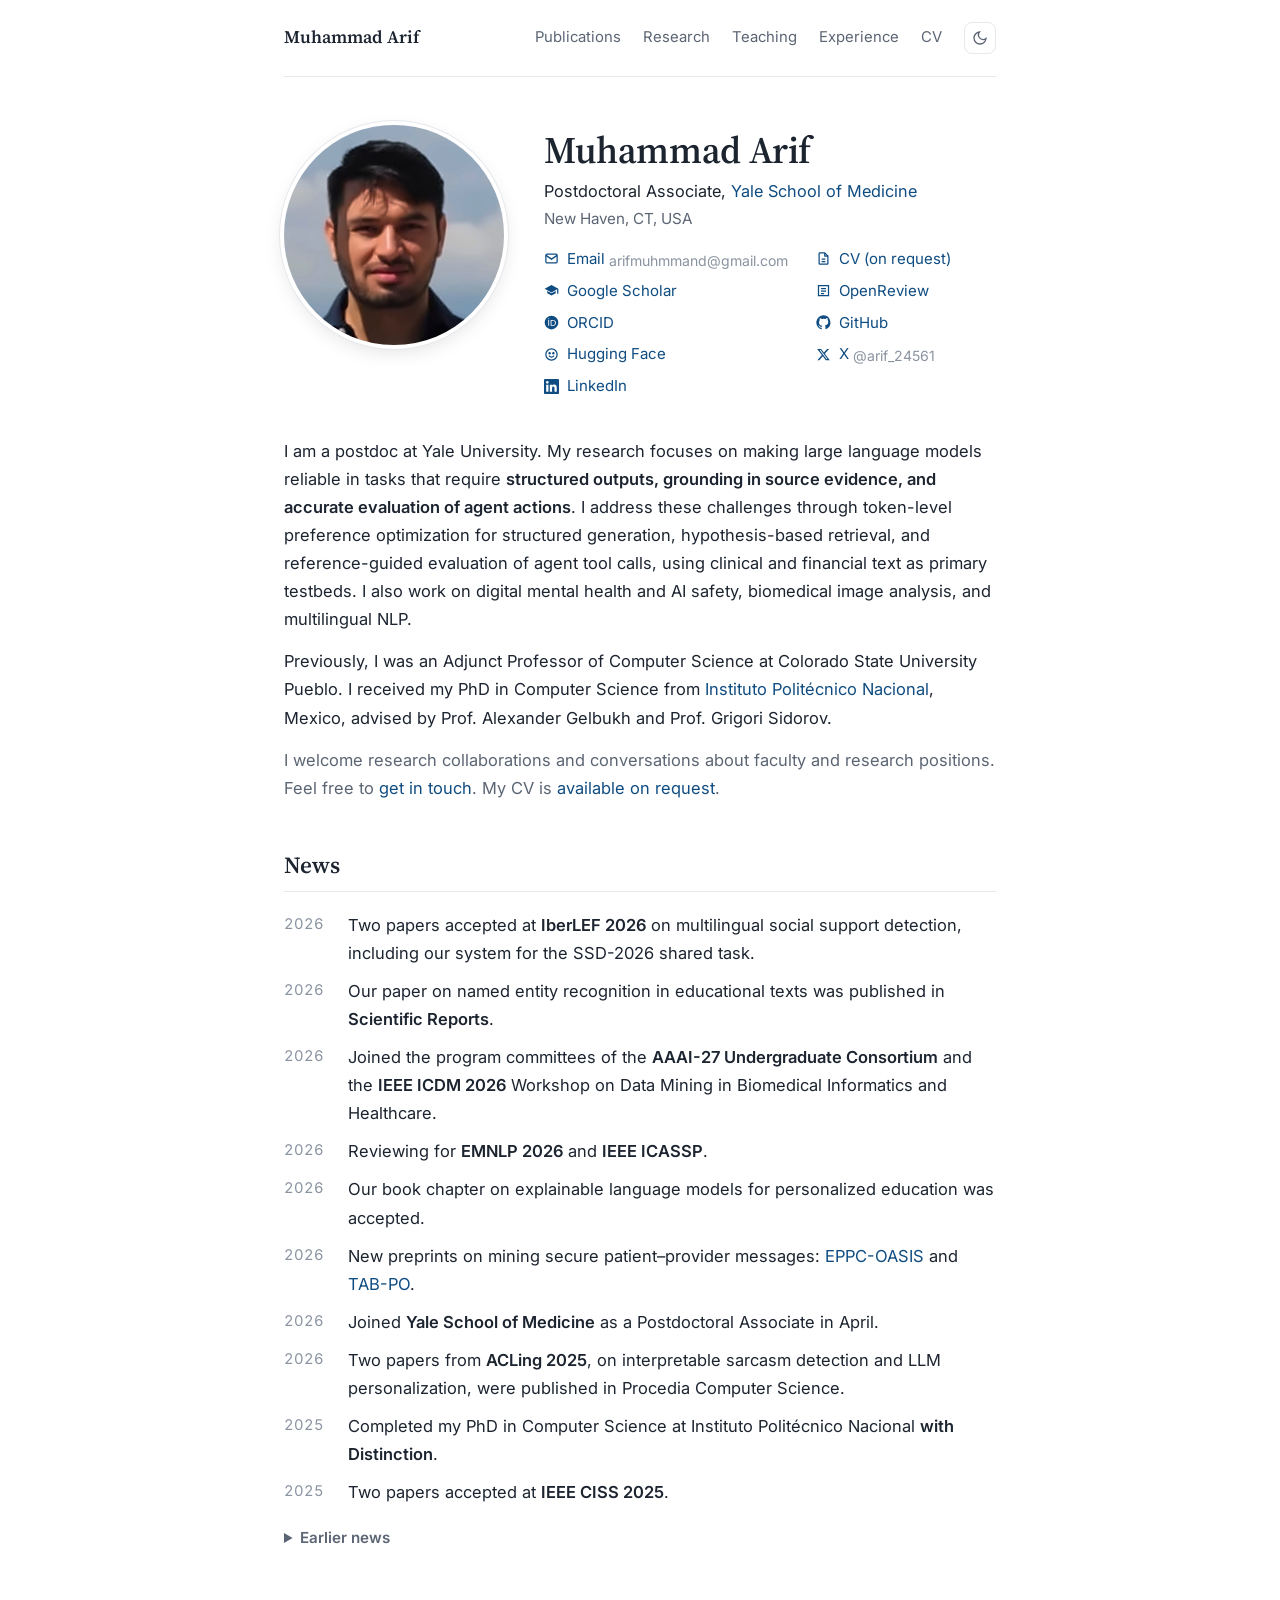
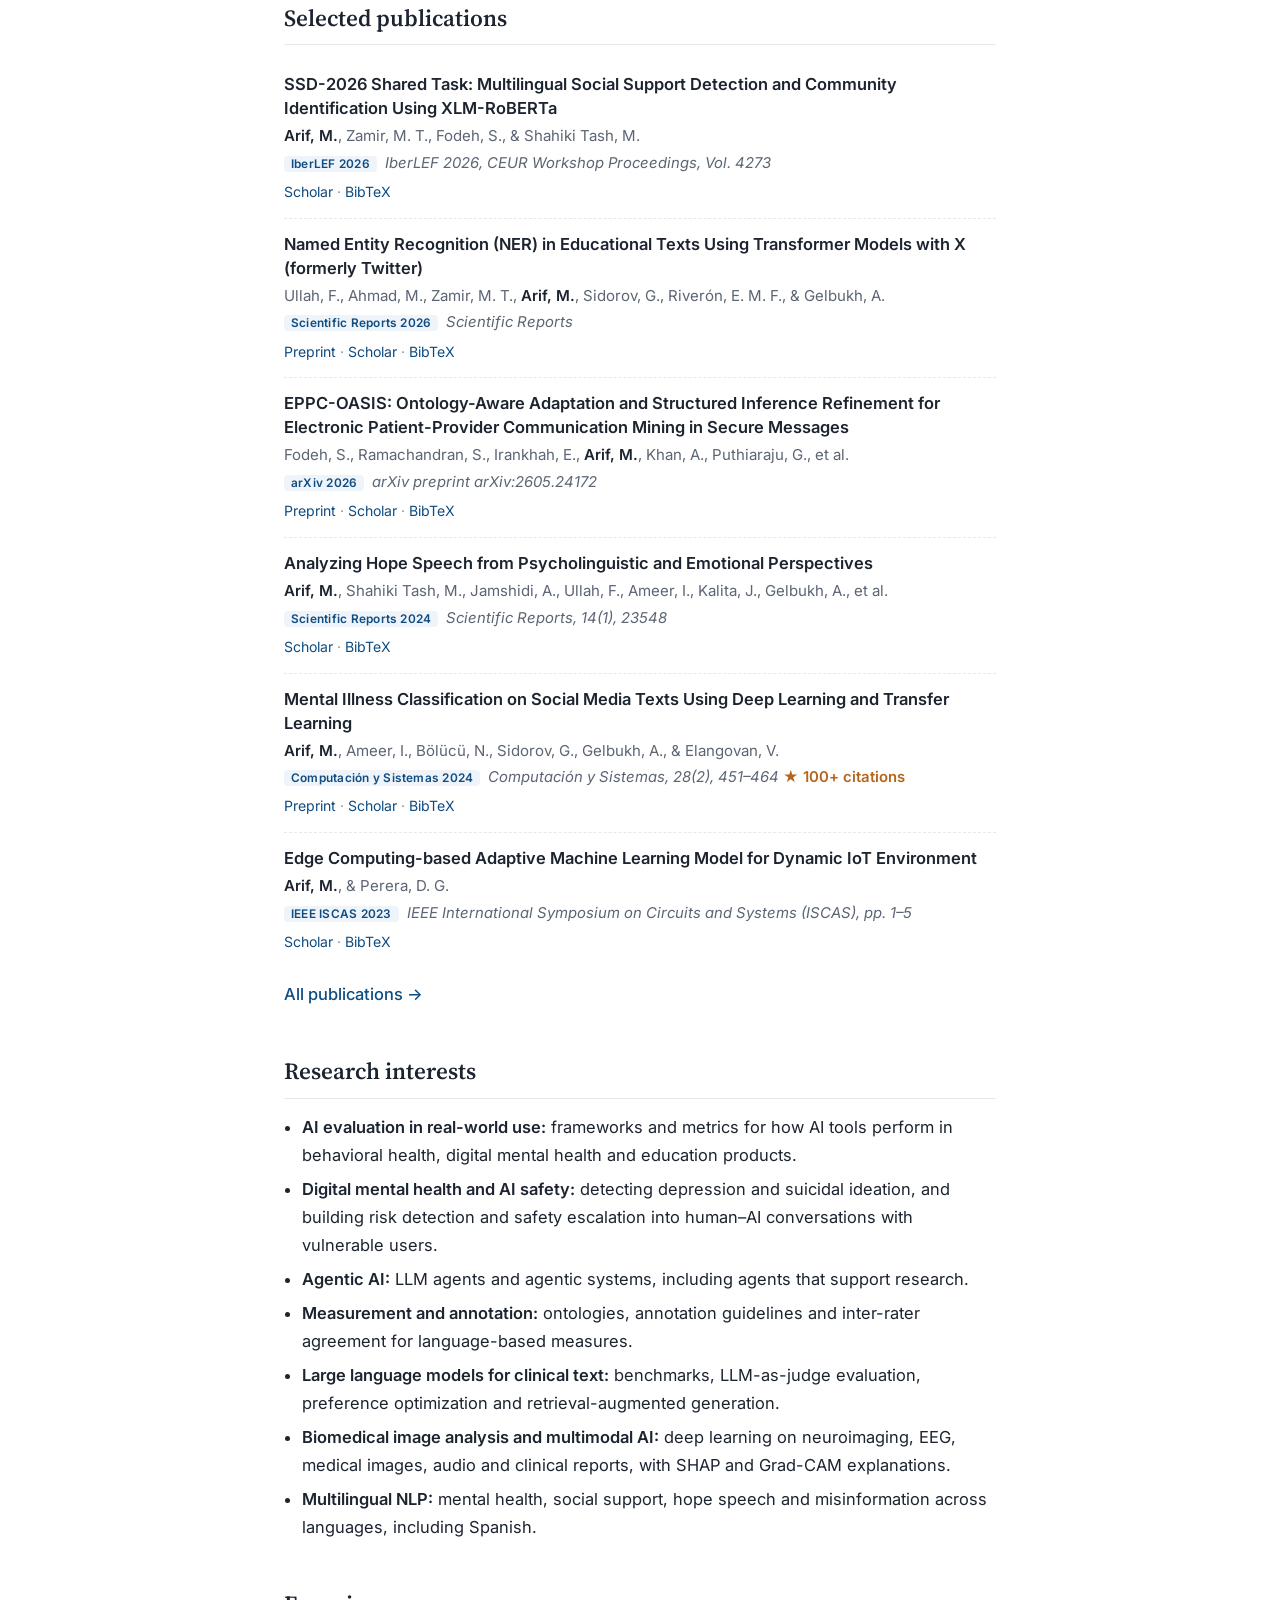
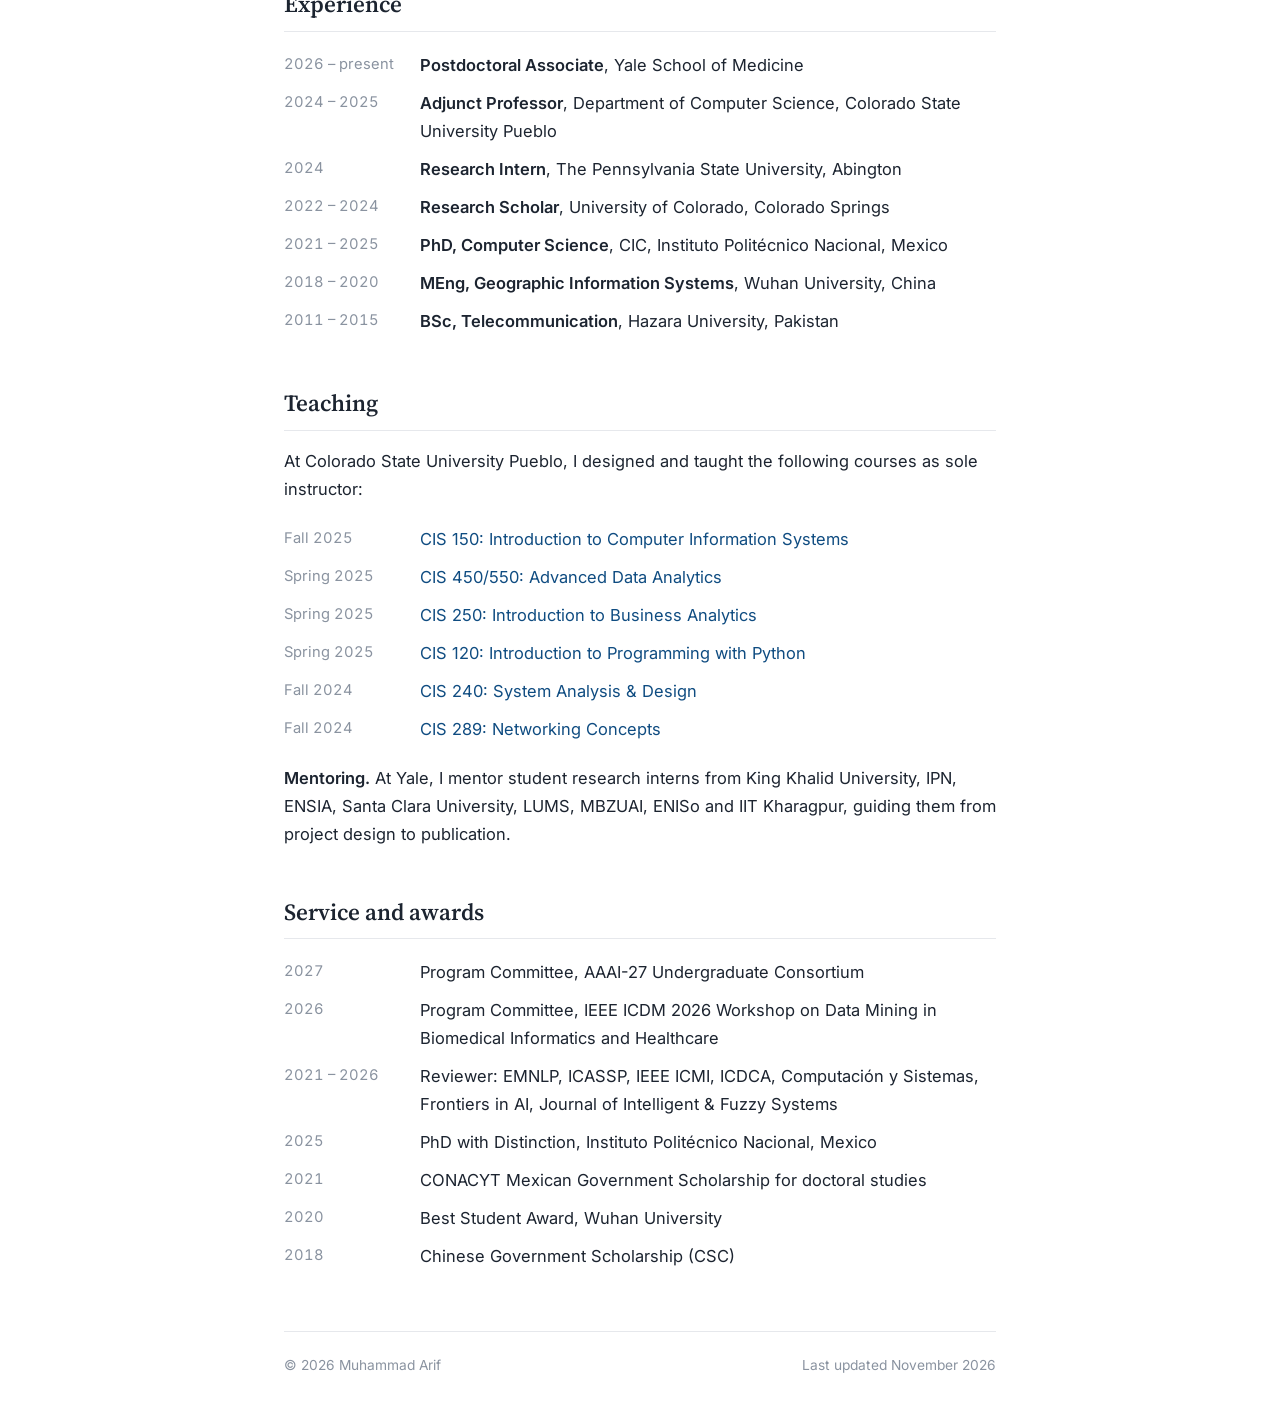
<file: index.html>
<!DOCTYPE html>
<html lang="en">
<head>
  <meta charset="UTF-8">
  <meta name="viewport" content="width=device-width, initial-scale=1.0">
  <meta name="color-scheme" content="light dark">
  <title>Muhammad Arif, PhD</title>
  <meta name="description" content="Muhammad Arif, Postdoctoral Associate at Yale School of Medicine. AI evaluation, digital mental health, clinical NLP and large language models.">
  <meta property="og:title" content="Muhammad Arif, PhD">
  <meta property="og:description" content="Muhammad Arif, Postdoctoral Associate at Yale School of Medicine. AI evaluation, digital mental health, clinical NLP and large language models.">
  <meta property="og:type" content="website">
  <meta property="og:image" content="https://marif561.github.io/images/portrait.jpg">
  <link rel="icon" href="data:image/svg+xml,%3Csvg xmlns='http://www.w3.org/2000/svg' viewBox='0 0 64 64'%3E%3Crect width='64' height='64' rx='32' fill='%230f4c81'/%3E%3Ctext x='50%25' y='56%25' text-anchor='middle' dominant-baseline='middle' font-family='Georgia,serif' font-size='28' fill='%23fff'%3EMA%3C/text%3E%3C/svg%3E">
  <link rel="preconnect" href="https://fonts.googleapis.com">
  <link rel="preconnect" href="https://fonts.gstatic.com" crossorigin>
  <link href="https://fonts.googleapis.com/css2?family=Source+Serif+4:opsz,wght@8..60,400;8..60,600;8..60,700&family=Inter:wght@400;500;600&display=swap" rel="stylesheet">
  <link rel="stylesheet" href="style.css">
  <script>try{var t=localStorage.getItem("theme");if(t)document.documentElement.dataset.theme=t}catch(e){}</script>
  <script type="application/ld+json">
  {"@context":"https://schema.org","@type":"Person","name":"Muhammad Arif","honorificSuffix":"PhD",
   "jobTitle":"Postdoctoral Associate","affiliation":{"@type":"Organization","name":"Yale School of Medicine"},
   "alumniOf":[{"@type":"CollegeOrUniversity","name":"Instituto Politécnico Nacional"},{"@type":"CollegeOrUniversity","name":"Wuhan University"}],
   "email":"mailto:arifmuhmmand@gmail.com","url":"https://marif561.github.io/",
   "sameAs":["https://scholar.google.com/citations?user=NUbu-DoAAAAJ","https://openreview.net/profile?id=~Muhammad_Arif2","https://orcid.org/0000-0001-6141-0204","https://github.com/marif561","https://huggingface.co/HiArif2026","https://x.com/arif_24561","https://www.linkedin.com/in/muhammadarif1906/"]}
  </script>
</head>
<body>
  <a class="skip" href="#content">Skip to content</a>
  <header class="topbar">
    <a class="home" href="./">Muhammad Arif</a>
    <nav aria-label="Main">
      <a href="publications.html">Publications</a>
      <a href="./#research">Research</a>
      <a href="./#teaching">Teaching</a>
      <a href="./#experience">Experience</a>
      <a href="cv.html">CV</a>
      <button id="theme" class="theme" type="button" aria-label="Toggle dark mode">
        <svg viewBox="0 0 24 24" fill="none" stroke="currentColor" stroke-width="2" stroke-linecap="round"><path d="M21 12.8A9 9 0 1 1 11.2 3a7 7 0 0 0 9.8 9.8z"/></svg>
      </button>
    </nav>
  </header>
  <main id="content">

    <section class="profile">
      <img class="portrait" src="images/portrait.jpg" alt="Portrait of Muhammad Arif" width="220" height="220">
      <div>
        <h1>Muhammad Arif</h1>
        <p class="affil">Postdoctoral Associate, <a href="https://medicine.yale.edu/" target="_blank" rel="noopener">Yale School of Medicine</a></p>
        <p class="loc">New Haven, CT, USA</p>
        <ul class="links">
          <li><a href="mailto:arifmuhmmand@gmail.com"><svg viewBox="0 0 24 24" fill="none" stroke="currentColor" stroke-width="2"><rect x="3" y="5" width="18" height="14" rx="2"/><path d="m3 7 9 6 9-6"/></svg><span>Email</span></a> <span class="handle">arifmuhmmand@gmail.com</span></li>
          <li><a href="cv.html"><svg viewBox="0 0 24 24" fill="none" stroke="currentColor" stroke-width="2" stroke-linejoin="round"><path d="M14 3H6a1 1 0 0 0-1 1v16a1 1 0 0 0 1 1h12a1 1 0 0 0 1-1V8z"/><path d="M14 3v5h5M9 13h6M9 17h6"/></svg><span>CV (on request)</span></a></li>
          <li><a href="https://scholar.google.com/citations?user=NUbu-DoAAAAJ" target="_blank" rel="noopener me"><svg viewBox="0 0 24 24" fill="currentColor"><path d="M12 3 1 9l11 6 9-4.9V17h2V9L12 3zm-6.8 9.6v3.6L12 20l6.8-3.8v-3.6L12 16.4l-6.8-3.8z"/></svg><span>Google Scholar</span></a></li>
          <li><a href="https://openreview.net/profile?id=~Muhammad_Arif2" target="_blank" rel="noopener me"><svg viewBox="0 0 24 24" fill="none" stroke="currentColor" stroke-width="2"><path d="M4 4h16v16H4z"/><path d="M8 9h8M8 13h8M8 17h5"/></svg><span>OpenReview</span></a></li>
          <li><a href="https://orcid.org/0000-0001-6141-0204" target="_blank" rel="noopener me"><svg viewBox="0 0 24 24" fill="currentColor"><path d="M12 1a11 11 0 1 0 0 22 11 11 0 0 0 0-22zM8.2 17.3H6.8V7.9h1.4v9.4zM7.5 6.9a.9.9 0 1 1 0-1.8.9.9 0 0 1 0 1.8zm3.1 10.4V7.9h3.6c3.4 0 4.9 2.4 4.9 4.7 0 2.5-2 4.7-4.9 4.7h-3.6zm1.4-1.3h2.1c2.6 0 3.5-1.9 3.5-3.4 0-2.4-1.5-3.4-3.6-3.4h-2v6.8z"/></svg><span>ORCID</span></a></li>
          <li><a href="https://github.com/marif561" target="_blank" rel="noopener me"><svg viewBox="0 0 24 24" fill="currentColor"><path d="M12 .5a11.5 11.5 0 0 0-3.6 22.4c.6.1.8-.3.8-.6v-2c-3.2.7-3.9-1.4-3.9-1.4-.5-1.3-1.3-1.7-1.3-1.7-1-.7.1-.7.1-.7 1.2.1 1.8 1.2 1.8 1.2 1 1.8 2.8 1.3 3.5 1 .1-.8.4-1.3.7-1.6-2.6-.3-5.3-1.3-5.3-5.7 0-1.3.5-2.3 1.2-3.1-.1-.3-.5-1.5.1-3.1 0 0 1-.3 3.2 1.2a11 11 0 0 1 5.8 0C17.3 4.4 18.3 4.7 18.3 4.7c.6 1.6.2 2.8.1 3.1.8.8 1.2 1.8 1.2 3.1 0 4.4-2.7 5.4-5.3 5.7.4.4.8 1.1.8 2.2v3.2c0 .3.2.7.8.6A11.5 11.5 0 0 0 12 .5z"/></svg><span>GitHub</span></a></li>
          <li><a href="https://huggingface.co/HiArif2026" target="_blank" rel="noopener me"><svg viewBox="0 0 24 24" fill="none" stroke="currentColor" stroke-width="2" stroke-linecap="round"><circle cx="12" cy="12" r="9"/><circle cx="9" cy="10" r="1" fill="currentColor"/><circle cx="15" cy="10" r="1" fill="currentColor"/><path d="M8.5 14.5c1.8 2 5.2 2 7 0"/></svg><span>Hugging Face</span></a></li>
          <li><a href="https://x.com/arif_24561" target="_blank" rel="noopener me"><svg viewBox="0 0 24 24" fill="currentColor"><path d="M17.8 3h3.1l-6.8 7.7L22 21h-6.2l-4.9-6.4L5.3 21H2.2l7.2-8.3L1.8 3h6.4l4.4 5.8L17.8 3zm-1.1 16.2h1.7L7.4 4.7H5.6l11.1 14.5z"/></svg><span>X</span></a> <span class="handle">@arif_24561</span></li>
          <li><a href="https://www.linkedin.com/in/muhammadarif1906/" target="_blank" rel="noopener me"><svg viewBox="0 0 24 24" fill="currentColor"><path d="M20.4 20.5h-3.6v-5.6c0-1.3 0-3-1.8-3s-2.1 1.4-2.1 2.9v5.7H9.3V9h3.4v1.6c.5-.9 1.6-1.8 3.4-1.8 3.6 0 4.3 2.4 4.3 5.5v6.2zM5.3 7.4a2.1 2.1 0 1 1 0-4.2 2.1 2.1 0 0 1 0 4.2zM7.1 20.5H3.5V9h3.6v11.5zM22.2 0H1.8C.8 0 0 .8 0 1.7v20.6c0 .9.8 1.7 1.8 1.7h20.4c1 0 1.8-.8 1.8-1.7V1.7C24 .8 23.2 0 22.2 0z"/></svg><span>LinkedIn</span></a></li>
        </ul>
      </div>
    </section>

    <section class="bio">
      <p>
        I am a postdoc at Yale University. My research focuses on making large language models reliable in tasks that require <b>structured outputs, grounding
        in source evidence, and accurate evaluation of agent actions</b>. I address these challenges through
        token-level preference optimization for structured generation, hypothesis-based retrieval, and
        reference-guided evaluation of agent tool calls, using clinical and financial text as primary testbeds.
        I also work on digital mental health and AI safety, biomedical image analysis, and multilingual NLP.
      </p>
      <p>
        Previously, I was an Adjunct Professor of Computer Science at Colorado State University Pueblo. I received
        my PhD in Computer Science from
        <a href="https://www.ipn.mx/" target="_blank" rel="noopener">Instituto Politécnico Nacional</a>, Mexico,
        advised by Prof. Alexander Gelbukh and Prof. Grigori Sidorov.
      </p>
      <p class="note">I welcome research collaborations and conversations about faculty and research positions. Feel free to <a href="mailto:arifmuhmmand@gmail.com">get in touch</a>. My CV is <a href="cv.html">available on request</a>.</p>
    </section>

    <section>
      <h2>News</h2>
      <ul class="news">
      <li><span class="yr">2026</span> Two papers accepted at <b>IberLEF 2026</b> on multilingual social support detection, including our system for the SSD-2026 shared task.</li>
      <li><span class="yr">2026</span> Our paper on named entity recognition in educational texts was published in <b>Scientific Reports</b>.</li>
      <li><span class="yr">2026</span> Joined the program committees of the <b>AAAI-27 Undergraduate Consortium</b> and the <b>IEEE ICDM 2026</b> Workshop on Data Mining in Biomedical Informatics and Healthcare.</li>
      <li><span class="yr">2026</span> Reviewing for <b>EMNLP 2026</b> and <b>IEEE ICASSP</b>.</li>
      <li><span class="yr">2026</span> Our book chapter on explainable language models for personalized education was accepted.</li>
      <li><span class="yr">2026</span> New preprints on mining secure patient–provider messages: <a href="https://arxiv.org/abs/2605.24172" target="_blank" rel="noopener">EPPC-OASIS</a> and <a href="https://arxiv.org/abs/2603.00025" target="_blank" rel="noopener">TAB-PO</a>.</li>
      <li><span class="yr">2026</span> Joined <b>Yale School of Medicine</b> as a Postdoctoral Associate in April.</li>
      <li><span class="yr">2026</span> Two papers from <b>ACLing 2025</b>, on interpretable sarcasm detection and LLM personalization, were published in Procedia Computer Science.</li>
      <li><span class="yr">2025</span> Completed my PhD in Computer Science at Instituto Politécnico Nacional <b>with Distinction</b>.</li>
      <li><span class="yr">2025</span> Two papers accepted at <b>IEEE CISS 2025</b>.</li>
      </ul>
      <details class="earlier">
        <summary><b>Earlier news</b></summary>
        <ul class="news">
      <li><span class="yr">2024</span> Our hope speech paper was published in <b>Scientific Reports</b>.</li>
      <li><span class="yr">2024</span> Our mental illness classification paper was published in <b>Computación y Sistemas</b>; it has since passed 100 citations.</li>
      <li><span class="yr">2024</span> Started as an Adjunct Professor at <b>Colorado State University Pueblo</b>.</li>
      <li><span class="yr">2023</span> Our edge computing paper appeared at <b>IEEE ISCAS 2023</b>.</li>
      <li><span class="yr">2022</span> Took part in <b>CheckThat! 2022</b> at CLEF with a system for multi-class and cross-lingual fake news detection.</li>
        </ul>
      </details>
    </section>

    <section>
      <h2>Selected publications</h2>
      <ul class="pubs">
      <li class="pub" data-t="c">
        <div class="pub-title">SSD-2026 Shared Task: Multilingual Social Support Detection and Community Identification Using XLM-RoBERTa</div>
        <div class="pub-authors"><b>Arif, M.</b>, Zamir, M. T., Fodeh, S., &amp; Shahiki Tash, M.</div>
        <div class="pub-venue"><span class="venue-tag">IberLEF 2026</span> IberLEF 2026, CEUR Workshop Proceedings, Vol. 4273</div>
        <div class="pub-links"><a href="https://scholar.google.com/scholar?q=SSD-2026+Shared+Task:+Multilingual+Social+Support+Detection+and+Community+Identification+Using+XLM-RoBERTa" target="_blank" rel="noopener">Scholar</a> · <button class="bib-btn" type="button" aria-expanded="false">BibTeX</button></div>
        <pre class="bib" hidden>@inproceedings{arif2026ssd,
  title = {SSD-2026 Shared Task: Multilingual Social Support Detection and Community Identification Using XLM-RoBERTa},
  author = {Arif, M. and Zamir, M. T. and Fodeh, S. and Shahiki Tash, M.},
  booktitle = {IberLEF 2026, CEUR Workshop Proceedings, Vol. 4273},
  year = {2026}
}</pre>
      </li>
      <li class="pub" data-t="j">
        <div class="pub-title">Named Entity Recognition (NER) in Educational Texts Using Transformer Models with X (formerly Twitter)</div>
        <div class="pub-authors">Ullah, F., Ahmad, M., Zamir, M. T., <b>Arif, M.</b>, Sidorov, G., Riverón, E. M. F., &amp; Gelbukh, A.</div>
        <div class="pub-venue"><span class="venue-tag">Scientific Reports 2026</span> Scientific Reports</div>
        <div class="pub-links"><a href="https://arxiv.org/abs/2504.18142" target="_blank" rel="noopener">Preprint</a> · <a href="https://scholar.google.com/scholar?q=Named+Entity+Recognition+(NER)+in+Educational+Texts+Using+Transformer+Models+with+X+(formerly+Twitter)" target="_blank" rel="noopener">Scholar</a> · <button class="bib-btn" type="button" aria-expanded="false">BibTeX</button></div>
        <pre class="bib" hidden>@article{ullah2026ner,
  title = {Named Entity Recognition (NER) in Educational Texts Using Transformer Models with X (formerly Twitter)},
  author = {Ullah, F. and Ahmad, M. and Zamir, M. T. and Arif, M. and Sidorov, G. and Riverón, E. M. F. and Gelbukh, A.},
  journal = {Scientific Reports},
  year = {2026},
  eprint = {2504.18142}, archivePrefix = {arXiv}
}</pre>
      </li>
      <li class="pub" data-t="p">
        <div class="pub-title">EPPC-OASIS: Ontology-Aware Adaptation and Structured Inference Refinement for Electronic Patient-Provider Communication Mining in Secure Messages</div>
        <div class="pub-authors">Fodeh, S., Ramachandran, S., Irankhah, E., <b>Arif, M.</b>, Khan, A., Puthiaraju, G., et al.</div>
        <div class="pub-venue"><span class="venue-tag">arXiv 2026</span> arXiv preprint arXiv:2605.24172</div>
        <div class="pub-links"><a href="https://arxiv.org/abs/2605.24172" target="_blank" rel="noopener">Preprint</a> · <a href="https://scholar.google.com/scholar?q=EPPC-OASIS:+Ontology-Aware+Adaptation+and+Structured+Inference+Refinement+for+Electronic+Patient-Provider+Communication+Mining+in+Secure+Messages" target="_blank" rel="noopener">Scholar</a> · <button class="bib-btn" type="button" aria-expanded="false">BibTeX</button></div>
        <pre class="bib" hidden>@misc{fodeh2026oasis,
  title = {EPPC-OASIS: Ontology-Aware Adaptation and Structured Inference Refinement for Electronic Patient-Provider Communication Mining in Secure Messages},
  author = {Fodeh, S. and Ramachandran, S. and Irankhah, E. and Arif, M. and Khan, A. and Puthiaraju, G. and others},
  howpublished = {arXiv preprint arXiv:2605.24172},
  year = {2026},
  eprint = {2605.24172}, archivePrefix = {arXiv}
}</pre>
      </li>
      <li class="pub" data-t="j">
        <div class="pub-title">Analyzing Hope Speech from Psycholinguistic and Emotional Perspectives</div>
        <div class="pub-authors"><b>Arif, M.</b>, Shahiki Tash, M., Jamshidi, A., Ullah, F., Ameer, I., Kalita, J., Gelbukh, A., et al.</div>
        <div class="pub-venue"><span class="venue-tag">Scientific Reports 2024</span> Scientific Reports, 14(1), 23548</div>
        <div class="pub-links"><a href="https://scholar.google.com/scholar?q=Analyzing+Hope+Speech+from+Psycholinguistic+and+Emotional+Perspectives" target="_blank" rel="noopener">Scholar</a> · <button class="bib-btn" type="button" aria-expanded="false">BibTeX</button></div>
        <pre class="bib" hidden>@article{arif2024hope,
  title = {Analyzing Hope Speech from Psycholinguistic and Emotional Perspectives},
  author = {Arif, M. and Shahiki Tash, M. and Jamshidi, A. and Ullah, F. and Ameer, I. and Kalita, J. and Gelbukh, A. and others},
  journal = {Scientific Reports, 14(1), 23548},
  year = {2024}
}</pre>
      </li>
      <li class="pub" data-t="j">
        <div class="pub-title">Mental Illness Classification on Social Media Texts Using Deep Learning and Transfer Learning</div>
        <div class="pub-authors"><b>Arif, M.</b>, Ameer, I., Bölücü, N., Sidorov, G., Gelbukh, A., &amp; Elangovan, V.</div>
        <div class="pub-venue"><span class="venue-tag">Computación y Sistemas 2024</span> Computación y Sistemas, 28(2), 451–464 <span class="star">★ 100+ citations</span></div>
        <div class="pub-links"><a href="https://arxiv.org/abs/2207.01012" target="_blank" rel="noopener">Preprint</a> · <a href="https://scholar.google.com/scholar?q=Mental+Illness+Classification+on+Social+Media+Texts+Using+Deep+Learning+and+Transfer+Learning" target="_blank" rel="noopener">Scholar</a> · <button class="bib-btn" type="button" aria-expanded="false">BibTeX</button></div>
        <pre class="bib" hidden>@article{arif2024mental,
  title = {Mental Illness Classification on Social Media Texts Using Deep Learning and Transfer Learning},
  author = {Arif, M. and Ameer, I. and Bölücü, N. and Sidorov, G. and Gelbukh, A. and Elangovan, V.},
  journal = {Computación y Sistemas, 28(2), 451–464},
  year = {2024},
  eprint = {2207.01012}, archivePrefix = {arXiv}
}</pre>
      </li>
      <li class="pub" data-t="c">
        <div class="pub-title">Edge Computing-based Adaptive Machine Learning Model for Dynamic IoT Environment</div>
        <div class="pub-authors"><b>Arif, M.</b>, &amp; Perera, D. G.</div>
        <div class="pub-venue"><span class="venue-tag">IEEE ISCAS 2023</span> IEEE International Symposium on Circuits and Systems (ISCAS), pp. 1–5</div>
        <div class="pub-links"><a href="https://scholar.google.com/scholar?q=Edge+Computing-based+Adaptive+Machine+Learning+Model+for+Dynamic+IoT+Environment" target="_blank" rel="noopener">Scholar</a> · <button class="bib-btn" type="button" aria-expanded="false">BibTeX</button></div>
        <pre class="bib" hidden>@inproceedings{arif2023edge,
  title = {Edge Computing-based Adaptive Machine Learning Model for Dynamic IoT Environment},
  author = {Arif, M. and Perera, D. G.},
  booktitle = {IEEE International Symposium on Circuits and Systems (ISCAS), pp. 1–5},
  year = {2023}
}</pre>
      </li>
      </ul>
      <p class="more"><a href="publications.html">All publications →</a></p>
    </section>

    <section id="research">
      <h2>Research interests</h2>
      <ul class="interests">
        <li><b>AI evaluation in real-world use:</b> frameworks and metrics for how AI tools perform in behavioral health, digital mental health and education products.</li>
        <li><b>Digital mental health and AI safety:</b> detecting depression and suicidal ideation, and building risk detection and safety escalation into human–AI conversations with vulnerable users.</li>
        <li><b>Agentic AI:</b> LLM agents and agentic systems, including agents that support research.</li>
        <li><b>Measurement and annotation:</b> ontologies, annotation guidelines and inter-rater agreement for language-based measures.</li>
        <li><b>Large language models for clinical text:</b> benchmarks, LLM-as-judge evaluation, preference optimization and retrieval-augmented generation.</li>
        <li><b>Biomedical image analysis and multimodal AI:</b> deep learning on neuroimaging, EEG, medical images, audio and clinical reports, with SHAP and Grad-CAM explanations.</li>
        <li><b>Multilingual NLP:</b> mental health, social support, hope speech and misinformation across languages, including Spanish.</li>
      </ul>
    </section>

    <section id="experience">
      <h2>Experience</h2>
      <ul class="cv">
        <li><span class="when">2026 – present</span><span><b>Postdoctoral Associate</b>, Yale School of Medicine</span></li>
        <li><span class="when">2024 – 2025</span><span><b>Adjunct Professor</b>, Department of Computer Science, Colorado State University Pueblo</span></li>
        <li><span class="when">2024</span><span><b>Research Intern</b>, The Pennsylvania State University, Abington</span></li>
        <li><span class="when">2022 – 2024</span><span><b>Research Scholar</b>, University of Colorado, Colorado Springs</span></li>
        <li><span class="when">2021 – 2025</span><span><b>PhD, Computer Science</b>, CIC, Instituto Politécnico Nacional, Mexico</span></li>
        <li><span class="when">2018 – 2020</span><span><b>MEng, Geographic Information Systems</b>, Wuhan University, China</span></li>
        <li><span class="when">2011 – 2015</span><span><b>BSc, Telecommunication</b>, Hazara University, Pakistan</span></li>
      </ul>
    </section>

    <section id="teaching">
      <h2>Teaching</h2>
      <p>At Colorado State University Pueblo, I designed and taught the following courses as sole instructor:</p>
      <ul class="cv">
        <li><span class="when">Fall 2025</span><span><a href="https://catalog.csupueblo.edu/course-description-information/cis/" target="_blank" rel="noopener">CIS 150: Introduction to Computer Information Systems</a></span></li>
        <li><span class="when">Spring 2025</span><span><a href="https://catalog.csupueblo.edu/course-description-information/cis/" target="_blank" rel="noopener">CIS 450/550: Advanced Data Analytics</a></span></li>
        <li><span class="when">Spring 2025</span><span><a href="https://catalog.csupueblo.edu/course-description-information/cis/" target="_blank" rel="noopener">CIS 250: Introduction to Business Analytics</a></span></li>
        <li><span class="when">Spring 2025</span><span><a href="https://catalog.csupueblo.edu/course-description-information/cis/" target="_blank" rel="noopener">CIS 120: Introduction to Programming with Python</a></span></li>
        <li><span class="when">Fall 2024</span><span><a href="https://catalog.csupueblo.edu/course-description-information/cis/" target="_blank" rel="noopener">CIS 240: System Analysis &amp; Design</a></span></li>
        <li><span class="when">Fall 2024</span><span><a href="https://catalog.csupueblo.edu/course-description-information/cis/" target="_blank" rel="noopener">CIS 289: Networking Concepts</a></span></li>
      </ul>
      <p>
        <b>Mentoring.</b> At Yale, I mentor student research interns from King Khalid University, IPN, ENSIA,
        Santa Clara University, LUMS, MBZUAI, ENISo and IIT Kharagpur, guiding them from project design to publication.
      </p>
    </section>

    <section>
      <h2>Service and awards</h2>
      <ul class="cv">
        <li><span class="when">2027</span><span>Program Committee, AAAI-27 Undergraduate Consortium</span></li>
        <li><span class="when">2026</span><span>Program Committee, IEEE ICDM 2026 Workshop on Data Mining in Biomedical Informatics and Healthcare</span></li>
        <li><span class="when">2021 – 2026</span><span>Reviewer: EMNLP, ICASSP, IEEE ICMI, ICDCA, Computación y Sistemas, Frontiers in AI, Journal of Intelligent &amp; Fuzzy Systems</span></li>
        <li><span class="when">2025</span><span>PhD with Distinction, Instituto Politécnico Nacional, Mexico</span></li>
        <li><span class="when">2021</span><span>CONACYT Mexican Government Scholarship for doctoral studies</span></li>
        <li><span class="when">2020</span><span>Best Student Award, Wuhan University</span></li>
        <li><span class="when">2018</span><span>Chinese Government Scholarship (CSC)</span></li>
      </ul>
    </section>
  </main>
  <footer>
    <span>© 2026 Muhammad Arif</span>
    <span>Last updated November 2026</span>
  </footer>
  <script>
    (function () {
      var root = document.documentElement, btn = document.getElementById("theme");
      function cur() {
        return root.dataset.theme || (matchMedia("(prefers-color-scheme: dark)").matches ? "dark" : "light");
      }
      btn.addEventListener("click", function () {
        var n = cur() === "dark" ? "light" : "dark";
        root.dataset.theme = n;
        try { localStorage.setItem("theme", n); } catch (e) {}
      });
      document.querySelectorAll(".bib-btn").forEach(function (b) {
        b.addEventListener("click", function () {
          var pre = b.closest(".pub").querySelector(".bib");
          pre.hidden = !pre.hidden;
          b.setAttribute("aria-expanded", String(!pre.hidden));
        });
      });
      document.querySelectorAll(".filter button").forEach(function (b) {
        b.addEventListener("click", function () {
          document.querySelectorAll(".filter button").forEach(function (x) { x.classList.remove("on"); });
          b.classList.add("on");
          var f = b.dataset.f;
          document.querySelectorAll(".pub").forEach(function (p) {
            p.hidden = f !== "all" && p.dataset.t !== f;
          });
          document.querySelectorAll(".year-group").forEach(function (g) {
            g.hidden = !g.querySelector(".pub:not([hidden])");
          });
        });
      });
    })();
  </script>
</body>
</html>
</file>
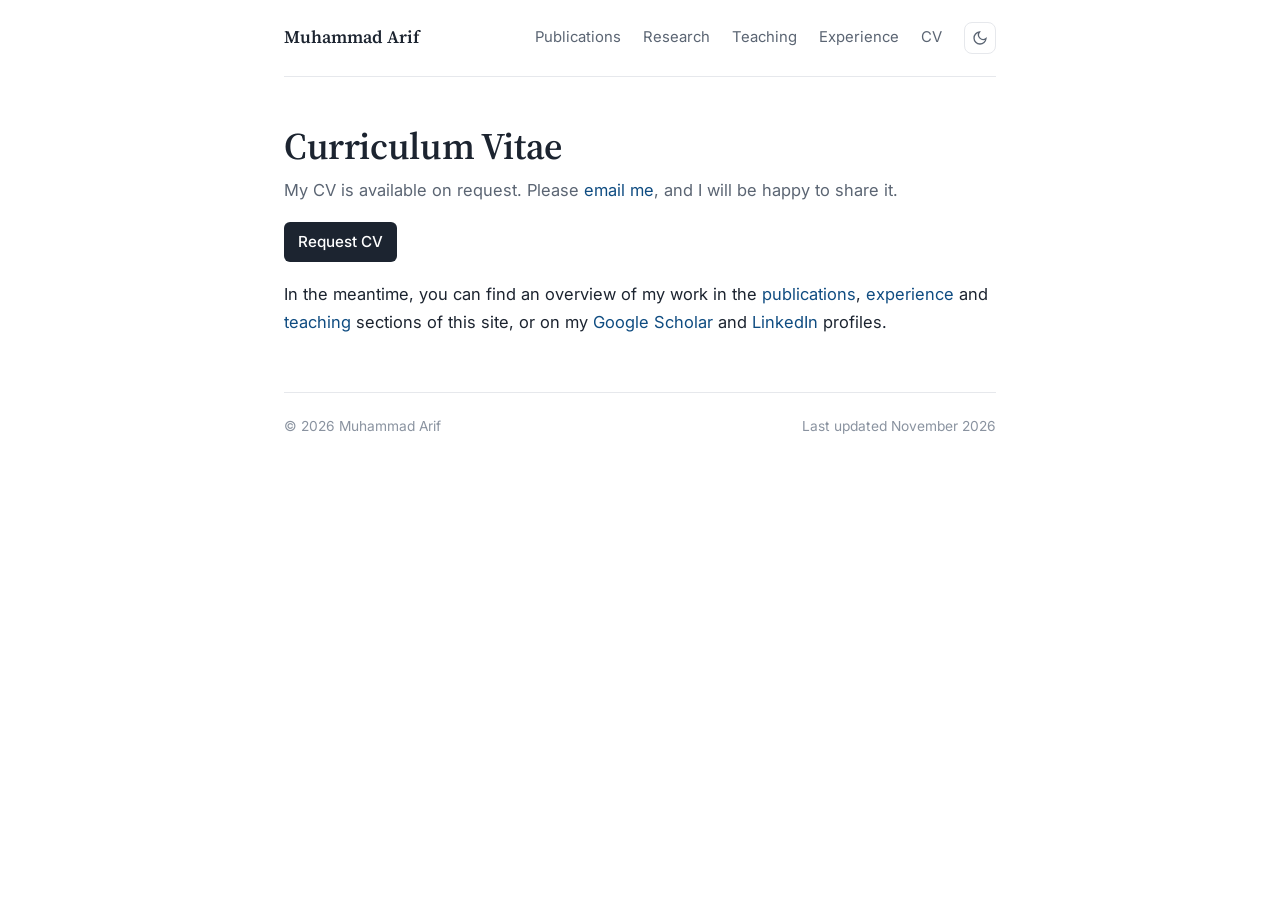
<file: cv.html>
<!DOCTYPE html>
<html lang="en">
<head>
  <meta charset="UTF-8">
  <meta name="viewport" content="width=device-width, initial-scale=1.0">
  <meta name="color-scheme" content="light dark">
  <title>CV | Muhammad Arif</title>
  <meta name="description" content="Curriculum vitae of Muhammad Arif.">
  <meta property="og:title" content="CV | Muhammad Arif">
  <meta property="og:description" content="Curriculum vitae of Muhammad Arif.">
  <meta property="og:type" content="website">
  <meta property="og:image" content="https://marif561.github.io/images/portrait.jpg">
  <link rel="icon" href="data:image/svg+xml,%3Csvg xmlns='http://www.w3.org/2000/svg' viewBox='0 0 64 64'%3E%3Crect width='64' height='64' rx='32' fill='%230f4c81'/%3E%3Ctext x='50%25' y='56%25' text-anchor='middle' dominant-baseline='middle' font-family='Georgia,serif' font-size='28' fill='%23fff'%3EMA%3C/text%3E%3C/svg%3E">
  <link rel="preconnect" href="https://fonts.googleapis.com">
  <link rel="preconnect" href="https://fonts.gstatic.com" crossorigin>
  <link href="https://fonts.googleapis.com/css2?family=Source+Serif+4:opsz,wght@8..60,400;8..60,600;8..60,700&family=Inter:wght@400;500;600&display=swap" rel="stylesheet">
  <link rel="stylesheet" href="style.css">
  <script>try{var t=localStorage.getItem("theme");if(t)document.documentElement.dataset.theme=t}catch(e){}</script>
</head>
<body>
  <a class="skip" href="#content">Skip to content</a>
  <header class="topbar">
    <a class="home" href="./">Muhammad Arif</a>
    <nav aria-label="Main">
      <a href="publications.html">Publications</a>
      <a href="./#research">Research</a>
      <a href="./#teaching">Teaching</a>
      <a href="./#experience">Experience</a>
      <a href="cv.html">CV</a>
      <button id="theme" class="theme" type="button" aria-label="Toggle dark mode">
        <svg viewBox="0 0 24 24" fill="none" stroke="currentColor" stroke-width="2" stroke-linecap="round"><path d="M21 12.8A9 9 0 1 1 11.2 3a7 7 0 0 0 9.8 9.8z"/></svg>
      </button>
    </nav>
  </header>
  <main id="content">

    <h1 class="page-title">Curriculum Vitae</h1>
    <p class="lead">My CV is available on request. Please <a href="mailto:arifmuhmmand@gmail.com?subject=CV%20request">email me</a>, and I will be happy to share it.</p>
    <p class="cv-actions">
      <a class="btn-dl" href="mailto:arifmuhmmand@gmail.com?subject=CV%20request">Request CV</a>
    </p>
    <p>In the meantime, you can find an overview of my work in the
       <a href="publications.html">publications</a>, <a href="./#experience">experience</a> and
       <a href="./#teaching">teaching</a> sections of this site, or on my
       <a href="https://scholar.google.com/citations?user=NUbu-DoAAAAJ" target="_blank" rel="noopener">Google Scholar</a> and
       <a href="https://www.linkedin.com/in/muhammadarif1906/" target="_blank" rel="noopener">LinkedIn</a> profiles.</p>
  </main>
  <footer>
    <span>© 2026 Muhammad Arif</span>
    <span>Last updated November 2026</span>
  </footer>
  <script>
    (function () {
      var root = document.documentElement, btn = document.getElementById("theme");
      function cur() {
        return root.dataset.theme || (matchMedia("(prefers-color-scheme: dark)").matches ? "dark" : "light");
      }
      btn.addEventListener("click", function () {
        var n = cur() === "dark" ? "light" : "dark";
        root.dataset.theme = n;
        try { localStorage.setItem("theme", n); } catch (e) {}
      });
      document.querySelectorAll(".bib-btn").forEach(function (b) {
        b.addEventListener("click", function () {
          var pre = b.closest(".pub").querySelector(".bib");
          pre.hidden = !pre.hidden;
          b.setAttribute("aria-expanded", String(!pre.hidden));
        });
      });
      document.querySelectorAll(".filter button").forEach(function (b) {
        b.addEventListener("click", function () {
          document.querySelectorAll(".filter button").forEach(function (x) { x.classList.remove("on"); });
          b.classList.add("on");
          var f = b.dataset.f;
          document.querySelectorAll(".pub").forEach(function (p) {
            p.hidden = f !== "all" && p.dataset.t !== f;
          });
          document.querySelectorAll(".year-group").forEach(function (g) {
            g.hidden = !g.querySelector(".pub:not([hidden])");
          });
        });
      });
    })();
  </script>
</body>
</html>
</file>
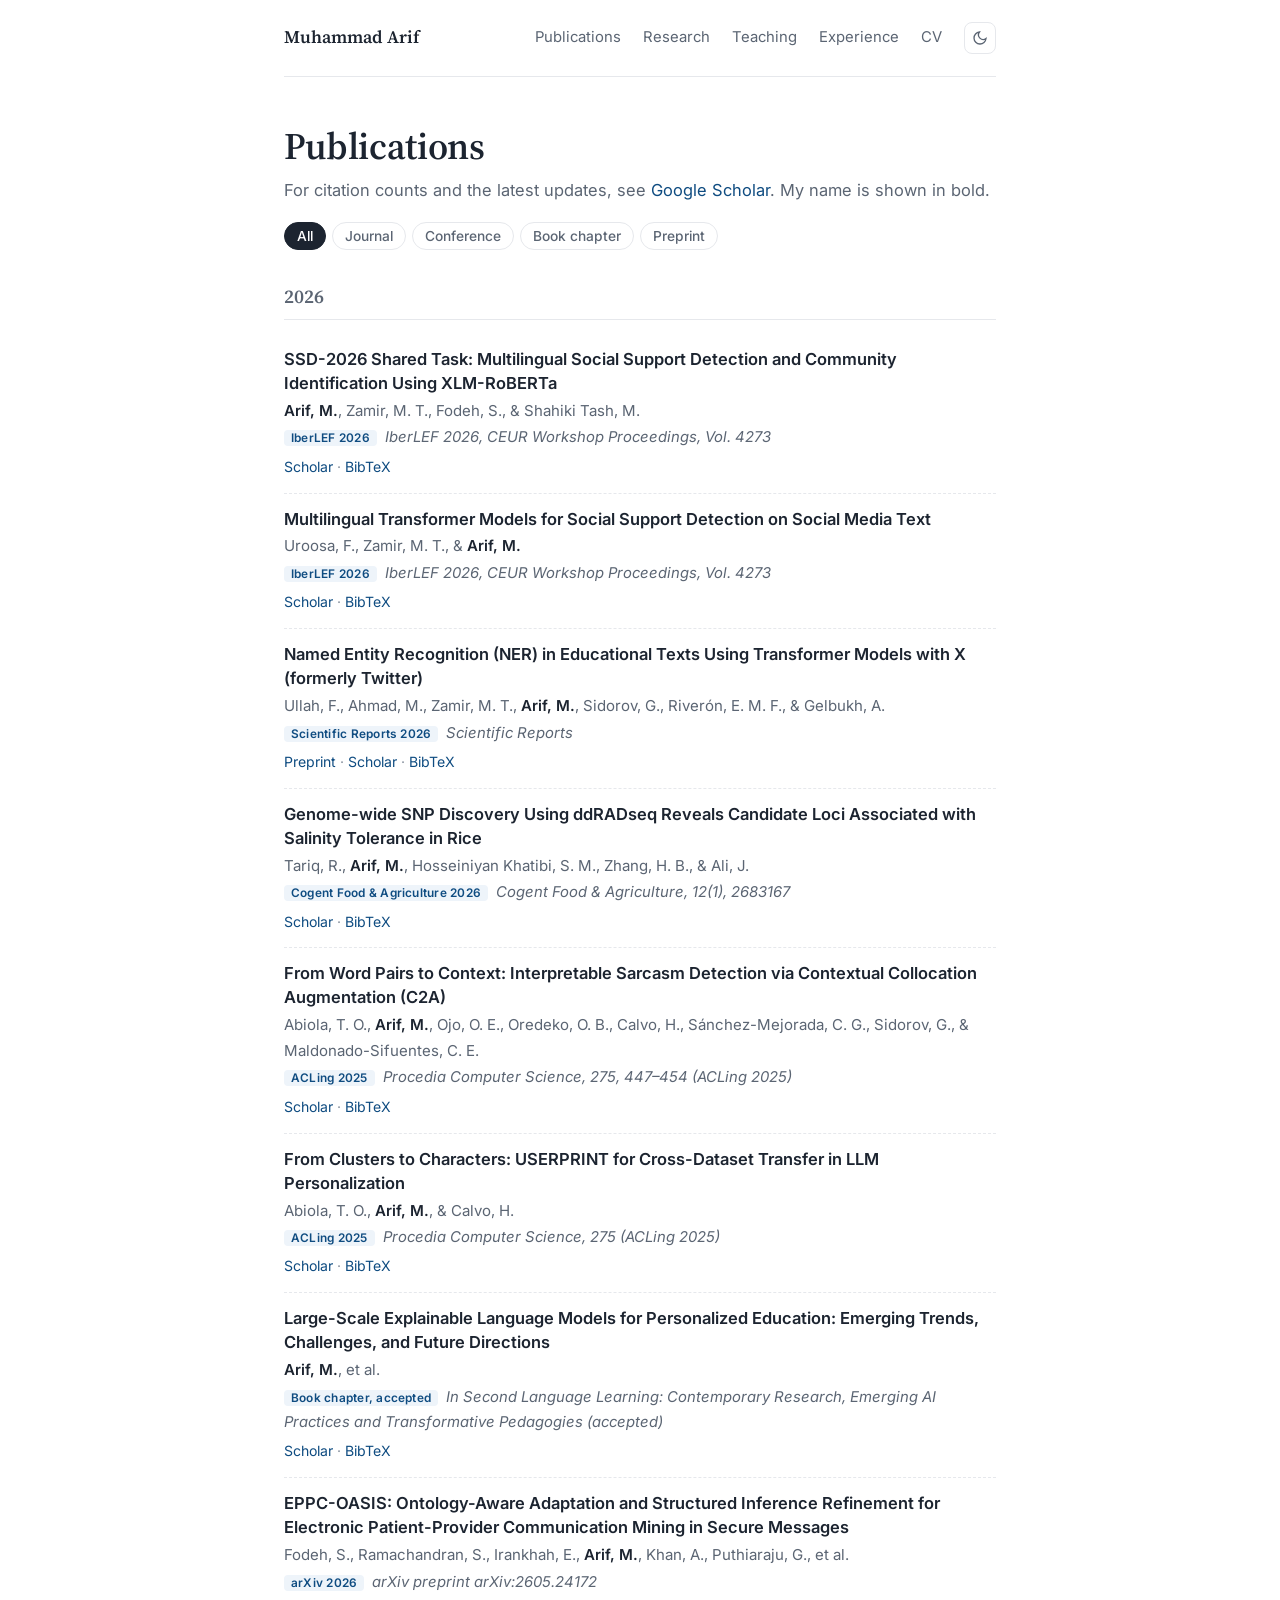
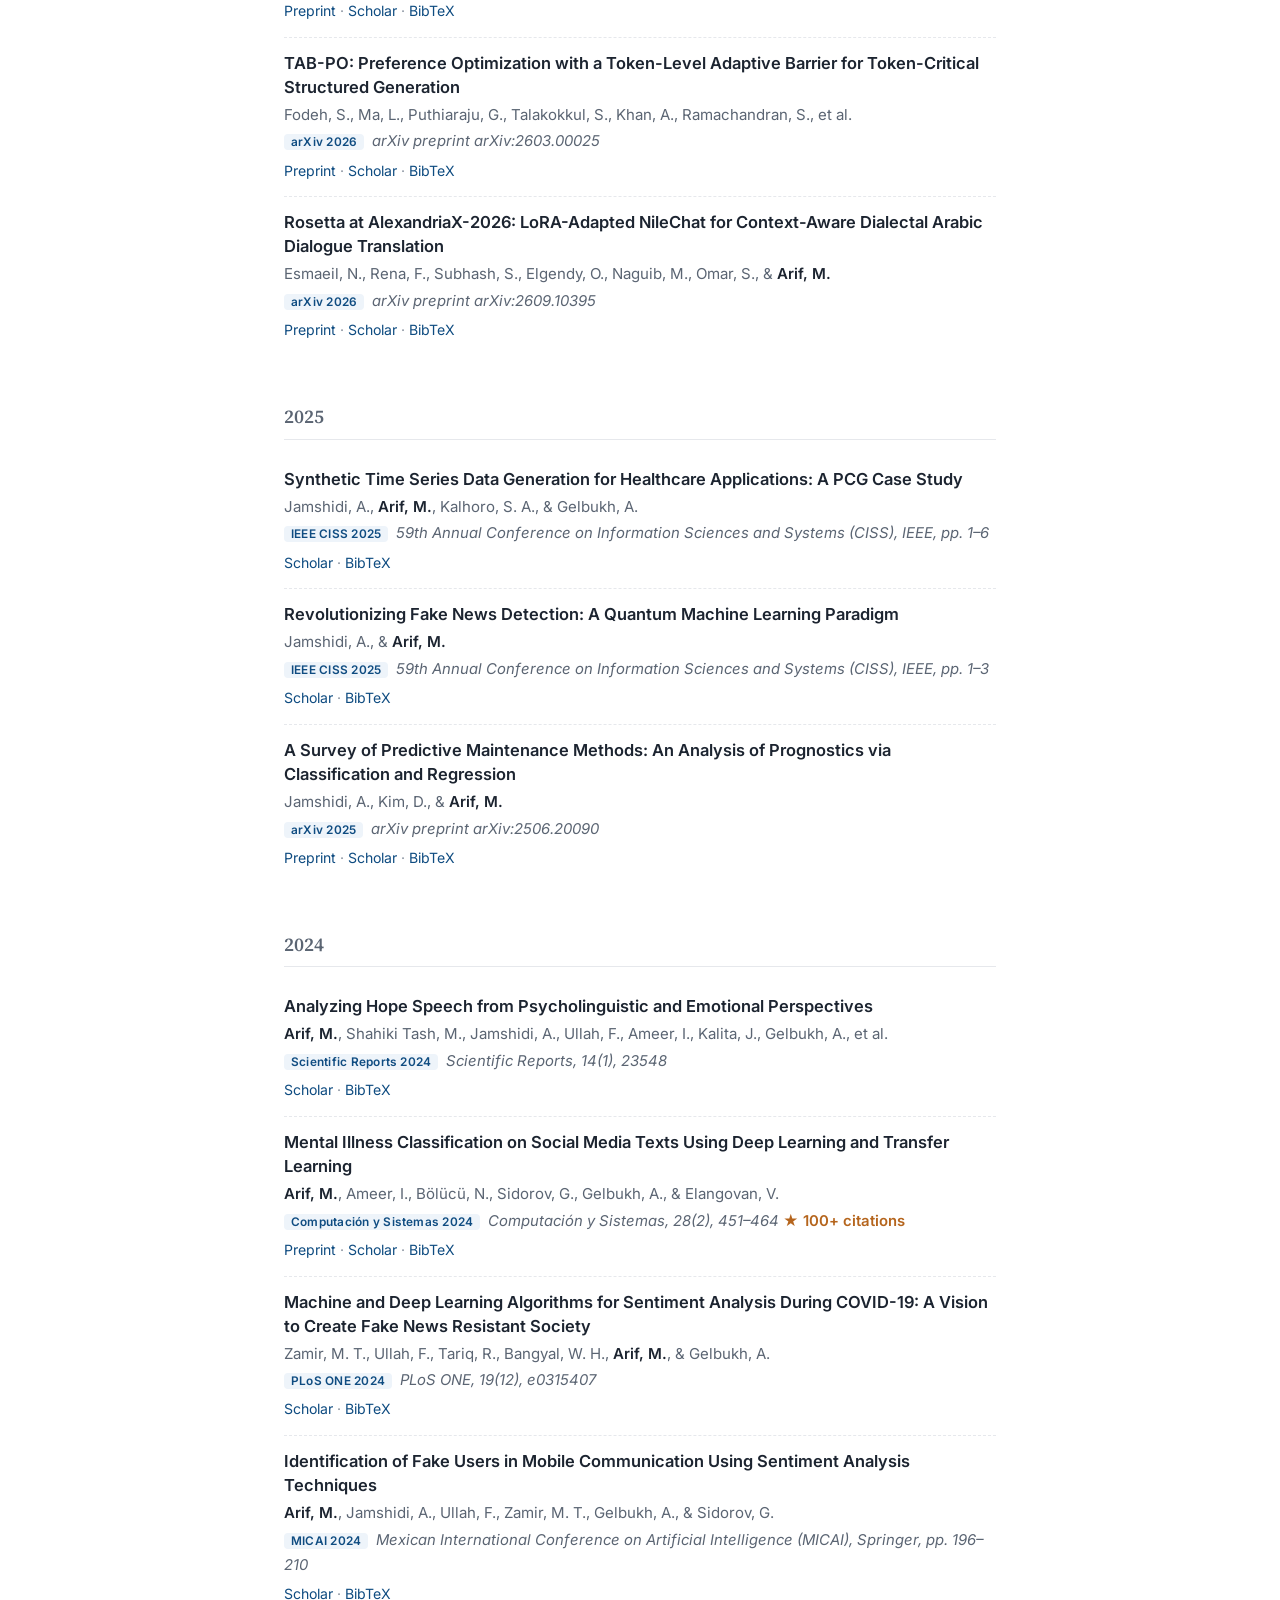
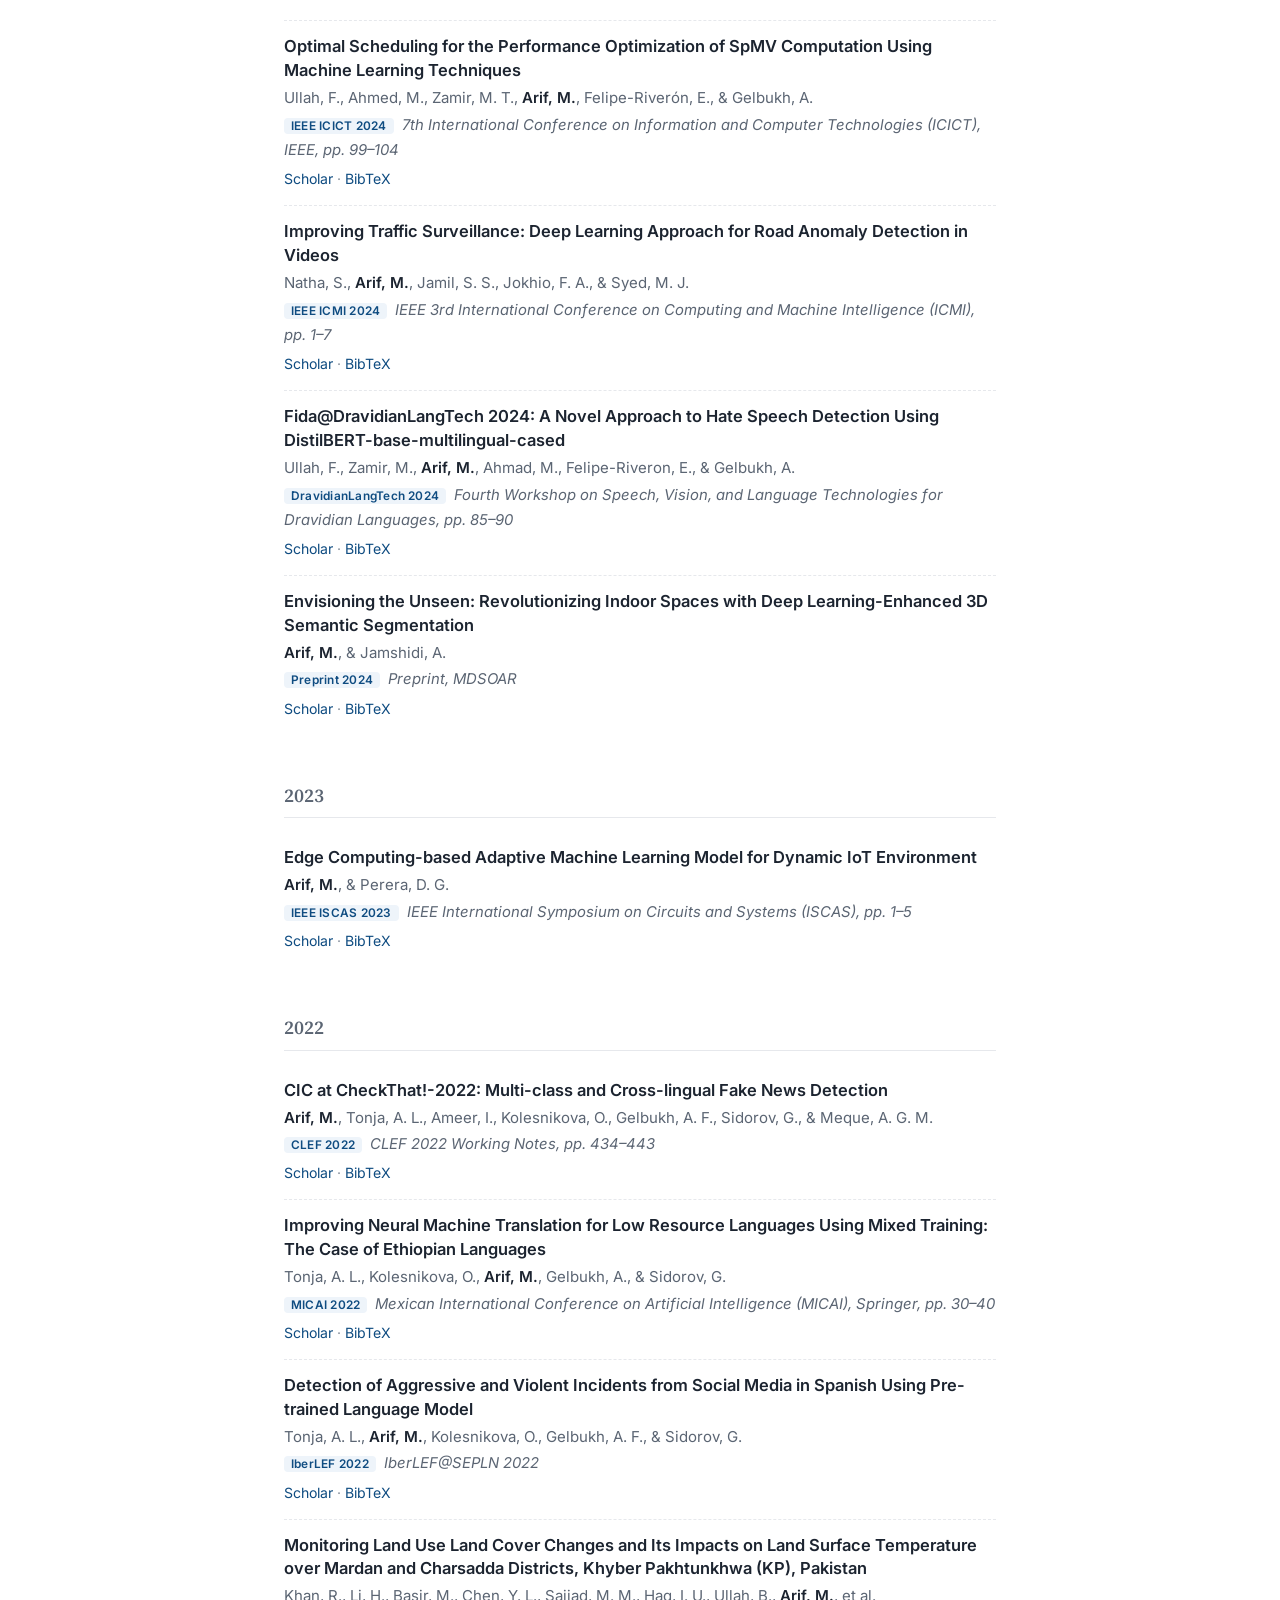
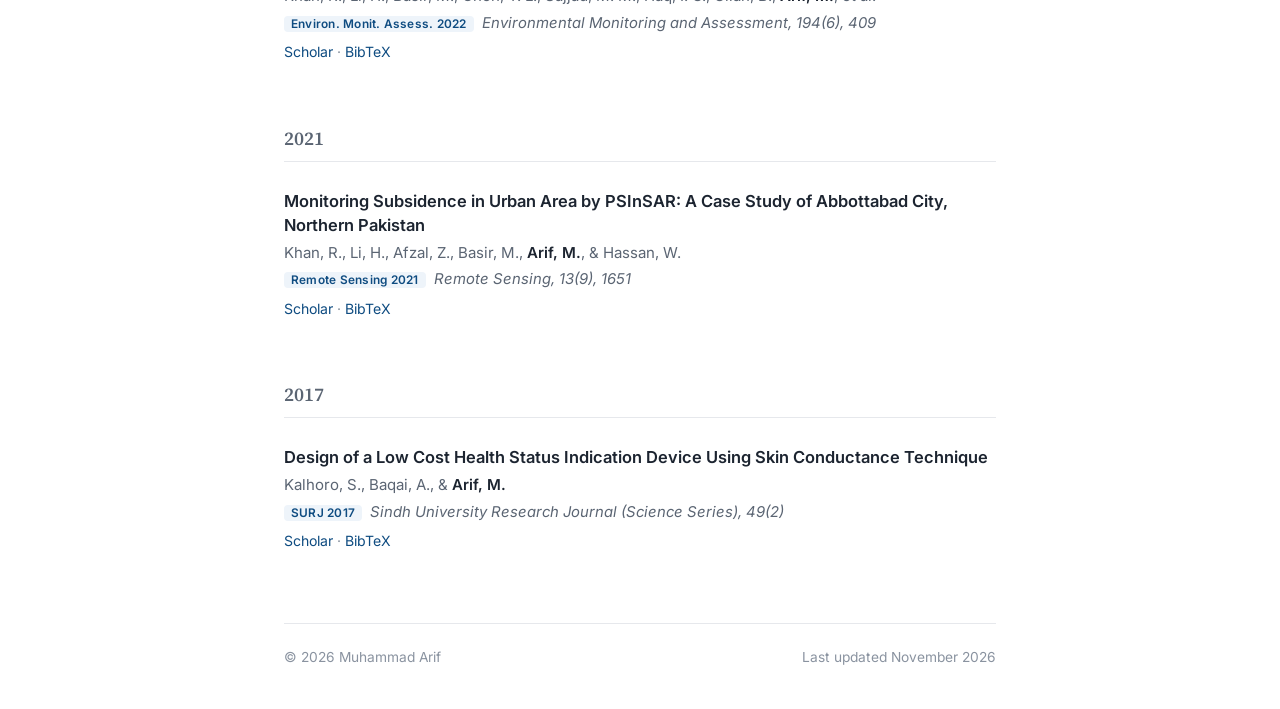
<file: publications.html>
<!DOCTYPE html>
<html lang="en">
<head>
  <meta charset="UTF-8">
  <meta name="viewport" content="width=device-width, initial-scale=1.0">
  <meta name="color-scheme" content="light dark">
  <title>Publications | Muhammad Arif</title>
  <meta name="description" content="Publications by Muhammad Arif: NLP, large language models, digital mental health and machine learning.">
  <meta property="og:title" content="Publications | Muhammad Arif">
  <meta property="og:description" content="Publications by Muhammad Arif: NLP, large language models, digital mental health and machine learning.">
  <meta property="og:type" content="website">
  <meta property="og:image" content="https://marif561.github.io/images/portrait.jpg">
  <link rel="icon" href="data:image/svg+xml,%3Csvg xmlns='http://www.w3.org/2000/svg' viewBox='0 0 64 64'%3E%3Crect width='64' height='64' rx='32' fill='%230f4c81'/%3E%3Ctext x='50%25' y='56%25' text-anchor='middle' dominant-baseline='middle' font-family='Georgia,serif' font-size='28' fill='%23fff'%3EMA%3C/text%3E%3C/svg%3E">
  <link rel="preconnect" href="https://fonts.googleapis.com">
  <link rel="preconnect" href="https://fonts.gstatic.com" crossorigin>
  <link href="https://fonts.googleapis.com/css2?family=Source+Serif+4:opsz,wght@8..60,400;8..60,600;8..60,700&family=Inter:wght@400;500;600&display=swap" rel="stylesheet">
  <link rel="stylesheet" href="style.css">
  <script>try{var t=localStorage.getItem("theme");if(t)document.documentElement.dataset.theme=t}catch(e){}</script>
</head>
<body>
  <a class="skip" href="#content">Skip to content</a>
  <header class="topbar">
    <a class="home" href="./">Muhammad Arif</a>
    <nav aria-label="Main">
      <a href="publications.html">Publications</a>
      <a href="./#research">Research</a>
      <a href="./#teaching">Teaching</a>
      <a href="./#experience">Experience</a>
      <a href="cv.html">CV</a>
      <button id="theme" class="theme" type="button" aria-label="Toggle dark mode">
        <svg viewBox="0 0 24 24" fill="none" stroke="currentColor" stroke-width="2" stroke-linecap="round"><path d="M21 12.8A9 9 0 1 1 11.2 3a7 7 0 0 0 9.8 9.8z"/></svg>
      </button>
    </nav>
  </header>
  <main id="content">

    <h1 class="page-title">Publications</h1>
    <p class="lead">For citation counts and the latest updates, see <a href="https://scholar.google.com/citations?user=NUbu-DoAAAAJ" target="_blank" rel="noopener">Google Scholar</a>. My name is shown in bold.</p>
    <div class="filter" role="group" aria-label="Filter by type">
      <button type="button" class="on" data-f="all">All</button>
      <button type="button" data-f="j">Journal</button>
      <button type="button" data-f="c">Conference</button>
      <button type="button" data-f="b">Book chapter</button>
      <button type="button" data-f="p">Preprint</button>
    </div>
    <section class="year-group">
      <h2>2026</h2>
      <ul class="pubs">
      <li class="pub" data-t="c">
        <div class="pub-title">SSD-2026 Shared Task: Multilingual Social Support Detection and Community Identification Using XLM-RoBERTa</div>
        <div class="pub-authors"><b>Arif, M.</b>, Zamir, M. T., Fodeh, S., &amp; Shahiki Tash, M.</div>
        <div class="pub-venue"><span class="venue-tag">IberLEF 2026</span> IberLEF 2026, CEUR Workshop Proceedings, Vol. 4273</div>
        <div class="pub-links"><a href="https://scholar.google.com/scholar?q=SSD-2026+Shared+Task:+Multilingual+Social+Support+Detection+and+Community+Identification+Using+XLM-RoBERTa" target="_blank" rel="noopener">Scholar</a> · <button class="bib-btn" type="button" aria-expanded="false">BibTeX</button></div>
        <pre class="bib" hidden>@inproceedings{arif2026ssd,
  title = {SSD-2026 Shared Task: Multilingual Social Support Detection and Community Identification Using XLM-RoBERTa},
  author = {Arif, M. and Zamir, M. T. and Fodeh, S. and Shahiki Tash, M.},
  booktitle = {IberLEF 2026, CEUR Workshop Proceedings, Vol. 4273},
  year = {2026}
}</pre>
      </li>
      <li class="pub" data-t="c">
        <div class="pub-title">Multilingual Transformer Models for Social Support Detection on Social Media Text</div>
        <div class="pub-authors">Uroosa, F., Zamir, M. T., &amp; <b>Arif, M.</b></div>
        <div class="pub-venue"><span class="venue-tag">IberLEF 2026</span> IberLEF 2026, CEUR Workshop Proceedings, Vol. 4273</div>
        <div class="pub-links"><a href="https://scholar.google.com/scholar?q=Multilingual+Transformer+Models+for+Social+Support+Detection+on+Social+Media+Text" target="_blank" rel="noopener">Scholar</a> · <button class="bib-btn" type="button" aria-expanded="false">BibTeX</button></div>
        <pre class="bib" hidden>@inproceedings{uroosa2026ssd,
  title = {Multilingual Transformer Models for Social Support Detection on Social Media Text},
  author = {Uroosa, F. and Zamir, M. T. and Arif, M.},
  booktitle = {IberLEF 2026, CEUR Workshop Proceedings, Vol. 4273},
  year = {2026}
}</pre>
      </li>
      <li class="pub" data-t="j">
        <div class="pub-title">Named Entity Recognition (NER) in Educational Texts Using Transformer Models with X (formerly Twitter)</div>
        <div class="pub-authors">Ullah, F., Ahmad, M., Zamir, M. T., <b>Arif, M.</b>, Sidorov, G., Riverón, E. M. F., &amp; Gelbukh, A.</div>
        <div class="pub-venue"><span class="venue-tag">Scientific Reports 2026</span> Scientific Reports</div>
        <div class="pub-links"><a href="https://arxiv.org/abs/2504.18142" target="_blank" rel="noopener">Preprint</a> · <a href="https://scholar.google.com/scholar?q=Named+Entity+Recognition+(NER)+in+Educational+Texts+Using+Transformer+Models+with+X+(formerly+Twitter)" target="_blank" rel="noopener">Scholar</a> · <button class="bib-btn" type="button" aria-expanded="false">BibTeX</button></div>
        <pre class="bib" hidden>@article{ullah2026ner,
  title = {Named Entity Recognition (NER) in Educational Texts Using Transformer Models with X (formerly Twitter)},
  author = {Ullah, F. and Ahmad, M. and Zamir, M. T. and Arif, M. and Sidorov, G. and Riverón, E. M. F. and Gelbukh, A.},
  journal = {Scientific Reports},
  year = {2026},
  eprint = {2504.18142}, archivePrefix = {arXiv}
}</pre>
      </li>
      <li class="pub" data-t="j">
        <div class="pub-title">Genome-wide SNP Discovery Using ddRADseq Reveals Candidate Loci Associated with Salinity Tolerance in Rice</div>
        <div class="pub-authors">Tariq, R., <b>Arif, M.</b>, Hosseiniyan Khatibi, S. M., Zhang, H. B., &amp; Ali, J.</div>
        <div class="pub-venue"><span class="venue-tag">Cogent Food &amp; Agriculture 2026</span> Cogent Food &amp; Agriculture, 12(1), 2683167</div>
        <div class="pub-links"><a href="https://scholar.google.com/scholar?q=Genome-wide+SNP+Discovery+Using+ddRADseq+Reveals+Candidate+Loci+Associated+with+Salinity+Tolerance+in+Rice" target="_blank" rel="noopener">Scholar</a> · <button class="bib-btn" type="button" aria-expanded="false">BibTeX</button></div>
        <pre class="bib" hidden>@article{tariq2026snp,
  title = {Genome-wide SNP Discovery Using ddRADseq Reveals Candidate Loci Associated with Salinity Tolerance in Rice},
  author = {Tariq, R. and Arif, M. and Hosseiniyan Khatibi, S. M. and Zhang, H. B. and Ali, J.},
  journal = {Cogent Food &amp; Agriculture, 12(1), 2683167},
  year = {2026}
}</pre>
      </li>
      <li class="pub" data-t="c">
        <div class="pub-title">From Word Pairs to Context: Interpretable Sarcasm Detection via Contextual Collocation Augmentation (C2A)</div>
        <div class="pub-authors">Abiola, T. O., <b>Arif, M.</b>, Ojo, O. E., Oredeko, O. B., Calvo, H., Sánchez-Mejorada, C. G., Sidorov, G., &amp; Maldonado-Sifuentes, C. E.</div>
        <div class="pub-venue"><span class="venue-tag">ACLing 2025</span> Procedia Computer Science, 275, 447–454 (ACLing 2025)</div>
        <div class="pub-links"><a href="https://scholar.google.com/scholar?q=From+Word+Pairs+to+Context:+Interpretable+Sarcasm+Detection+via+Contextual+Collocation+Augmentation+(C2A)" target="_blank" rel="noopener">Scholar</a> · <button class="bib-btn" type="button" aria-expanded="false">BibTeX</button></div>
        <pre class="bib" hidden>@inproceedings{abiola2026c2a,
  title = {From Word Pairs to Context: Interpretable Sarcasm Detection via Contextual Collocation Augmentation (C2A)},
  author = {Abiola, T. O. and Arif, M. and Ojo, O. E. and Oredeko, O. B. and Calvo, H. and Sánchez-Mejorada, C. G. and Sidorov, G. and Maldonado-Sifuentes, C. E.},
  booktitle = {Procedia Computer Science, 275, 447–454 (ACLing 2025)},
  year = {2026}
}</pre>
      </li>
      <li class="pub" data-t="c">
        <div class="pub-title">From Clusters to Characters: USERPRINT for Cross-Dataset Transfer in LLM Personalization</div>
        <div class="pub-authors">Abiola, T. O., <b>Arif, M.</b>, &amp; Calvo, H.</div>
        <div class="pub-venue"><span class="venue-tag">ACLing 2025</span> Procedia Computer Science, 275 (ACLing 2025)</div>
        <div class="pub-links"><a href="https://scholar.google.com/scholar?q=From+Clusters+to+Characters:+USERPRINT+for+Cross-Dataset+Transfer+in+LLM+Personalization" target="_blank" rel="noopener">Scholar</a> · <button class="bib-btn" type="button" aria-expanded="false">BibTeX</button></div>
        <pre class="bib" hidden>@inproceedings{abiola2026userprint,
  title = {From Clusters to Characters: USERPRINT for Cross-Dataset Transfer in LLM Personalization},
  author = {Abiola, T. O. and Arif, M. and Calvo, H.},
  booktitle = {Procedia Computer Science, 275 (ACLing 2025)},
  year = {2026}
}</pre>
      </li>
      <li class="pub" data-t="b">
        <div class="pub-title">Large-Scale Explainable Language Models for Personalized Education: Emerging Trends, Challenges, and Future Directions</div>
        <div class="pub-authors"><b>Arif, M.</b>, et al.</div>
        <div class="pub-venue"><span class="venue-tag">Book chapter, accepted</span> In Second Language Learning: Contemporary Research, Emerging AI Practices and Transformative Pedagogies (accepted)</div>
        <div class="pub-links"><a href="https://scholar.google.com/scholar?q=Large-Scale+Explainable+Language+Models+for+Personalized+Education:+Emerging+Trends,+Challenges,+and+Future+Directions" target="_blank" rel="noopener">Scholar</a> · <button class="bib-btn" type="button" aria-expanded="false">BibTeX</button></div>
        <pre class="bib" hidden>@incollection{arif2026chapter,
  title = {Large-Scale Explainable Language Models for Personalized Education: Emerging Trends, Challenges, and Future Directions},
  author = {Arif, M. and others},
  booktitle = {In Second Language Learning: Contemporary Research, Emerging AI Practices and Transformative Pedagogies (accepted)},
  year = {2026}
}</pre>
      </li>
      <li class="pub" data-t="p">
        <div class="pub-title">EPPC-OASIS: Ontology-Aware Adaptation and Structured Inference Refinement for Electronic Patient-Provider Communication Mining in Secure Messages</div>
        <div class="pub-authors">Fodeh, S., Ramachandran, S., Irankhah, E., <b>Arif, M.</b>, Khan, A., Puthiaraju, G., et al.</div>
        <div class="pub-venue"><span class="venue-tag">arXiv 2026</span> arXiv preprint arXiv:2605.24172</div>
        <div class="pub-links"><a href="https://arxiv.org/abs/2605.24172" target="_blank" rel="noopener">Preprint</a> · <a href="https://scholar.google.com/scholar?q=EPPC-OASIS:+Ontology-Aware+Adaptation+and+Structured+Inference+Refinement+for+Electronic+Patient-Provider+Communication+Mining+in+Secure+Messages" target="_blank" rel="noopener">Scholar</a> · <button class="bib-btn" type="button" aria-expanded="false">BibTeX</button></div>
        <pre class="bib" hidden>@misc{fodeh2026oasis,
  title = {EPPC-OASIS: Ontology-Aware Adaptation and Structured Inference Refinement for Electronic Patient-Provider Communication Mining in Secure Messages},
  author = {Fodeh, S. and Ramachandran, S. and Irankhah, E. and Arif, M. and Khan, A. and Puthiaraju, G. and others},
  howpublished = {arXiv preprint arXiv:2605.24172},
  year = {2026},
  eprint = {2605.24172}, archivePrefix = {arXiv}
}</pre>
      </li>
      <li class="pub" data-t="p">
        <div class="pub-title">TAB-PO: Preference Optimization with a Token-Level Adaptive Barrier for Token-Critical Structured Generation</div>
        <div class="pub-authors">Fodeh, S., Ma, L., Puthiaraju, G., Talakokkul, S., Khan, A., Ramachandran, S., et al.</div>
        <div class="pub-venue"><span class="venue-tag">arXiv 2026</span> arXiv preprint arXiv:2603.00025</div>
        <div class="pub-links"><a href="https://arxiv.org/abs/2603.00025" target="_blank" rel="noopener">Preprint</a> · <a href="https://scholar.google.com/scholar?q=TAB-PO:+Preference+Optimization+with+a+Token-Level+Adaptive+Barrier+for+Token-Critical+Structured+Generation" target="_blank" rel="noopener">Scholar</a> · <button class="bib-btn" type="button" aria-expanded="false">BibTeX</button></div>
        <pre class="bib" hidden>@misc{fodeh2026tabpo,
  title = {TAB-PO: Preference Optimization with a Token-Level Adaptive Barrier for Token-Critical Structured Generation},
  author = {Fodeh, S. and Ma, L. and Puthiaraju, G. and Talakokkul, S. and Khan, A. and Ramachandran, S. and others},
  howpublished = {arXiv preprint arXiv:2603.00025},
  year = {2026},
  eprint = {2603.00025}, archivePrefix = {arXiv}
}</pre>
      </li>
      <li class="pub" data-t="p">
        <div class="pub-title">Rosetta at AlexandriaX-2026: LoRA-Adapted NileChat for Context-Aware Dialectal Arabic Dialogue Translation</div>
        <div class="pub-authors">Esmaeil, N., Rena, F., Subhash, S., Elgendy, O., Naguib, M., Omar, S., &amp; <b>Arif, M.</b></div>
        <div class="pub-venue"><span class="venue-tag">arXiv 2026</span> arXiv preprint arXiv:2609.10395</div>
        <div class="pub-links"><a href="https://arxiv.org/abs/2609.10395" target="_blank" rel="noopener">Preprint</a> · <a href="https://scholar.google.com/scholar?q=Rosetta+at+AlexandriaX-2026:+LoRA-Adapted+NileChat+for+Context-Aware+Dialectal+Arabic+Dialogue+Translation" target="_blank" rel="noopener">Scholar</a> · <button class="bib-btn" type="button" aria-expanded="false">BibTeX</button></div>
        <pre class="bib" hidden>@misc{esmaeil2026rosetta,
  title = {Rosetta at AlexandriaX-2026: LoRA-Adapted NileChat for Context-Aware Dialectal Arabic Dialogue Translation},
  author = {Esmaeil, N. and Rena, F. and Subhash, S. and Elgendy, O. and Naguib, M. and Omar, S. and Arif, M.},
  howpublished = {arXiv preprint arXiv:2609.10395},
  year = {2026},
  eprint = {2609.10395}, archivePrefix = {arXiv}
}</pre>
      </li>
      </ul>
    </section>
    <section class="year-group">
      <h2>2025</h2>
      <ul class="pubs">
      <li class="pub" data-t="c">
        <div class="pub-title">Synthetic Time Series Data Generation for Healthcare Applications: A PCG Case Study</div>
        <div class="pub-authors">Jamshidi, A., <b>Arif, M.</b>, Kalhoro, S. A., &amp; Gelbukh, A.</div>
        <div class="pub-venue"><span class="venue-tag">IEEE CISS 2025</span> 59th Annual Conference on Information Sciences and Systems (CISS), IEEE, pp. 1–6</div>
        <div class="pub-links"><a href="https://scholar.google.com/scholar?q=Synthetic+Time+Series+Data+Generation+for+Healthcare+Applications:+A+PCG+Case+Study" target="_blank" rel="noopener">Scholar</a> · <button class="bib-btn" type="button" aria-expanded="false">BibTeX</button></div>
        <pre class="bib" hidden>@inproceedings{jamshidi2025pcg,
  title = {Synthetic Time Series Data Generation for Healthcare Applications: A PCG Case Study},
  author = {Jamshidi, A. and Arif, M. and Kalhoro, S. A. and Gelbukh, A.},
  booktitle = {59th Annual Conference on Information Sciences and Systems (CISS), IEEE, pp. 1–6},
  year = {2025}
}</pre>
      </li>
      <li class="pub" data-t="c">
        <div class="pub-title">Revolutionizing Fake News Detection: A Quantum Machine Learning Paradigm</div>
        <div class="pub-authors">Jamshidi, A., &amp; <b>Arif, M.</b></div>
        <div class="pub-venue"><span class="venue-tag">IEEE CISS 2025</span> 59th Annual Conference on Information Sciences and Systems (CISS), IEEE, pp. 1–3</div>
        <div class="pub-links"><a href="https://scholar.google.com/scholar?q=Revolutionizing+Fake+News+Detection:+A+Quantum+Machine+Learning+Paradigm" target="_blank" rel="noopener">Scholar</a> · <button class="bib-btn" type="button" aria-expanded="false">BibTeX</button></div>
        <pre class="bib" hidden>@inproceedings{jamshidi2025quantum,
  title = {Revolutionizing Fake News Detection: A Quantum Machine Learning Paradigm},
  author = {Jamshidi, A. and Arif, M.},
  booktitle = {59th Annual Conference on Information Sciences and Systems (CISS), IEEE, pp. 1–3},
  year = {2025}
}</pre>
      </li>
      <li class="pub" data-t="p">
        <div class="pub-title">A Survey of Predictive Maintenance Methods: An Analysis of Prognostics via Classification and Regression</div>
        <div class="pub-authors">Jamshidi, A., Kim, D., &amp; <b>Arif, M.</b></div>
        <div class="pub-venue"><span class="venue-tag">arXiv 2025</span> arXiv preprint arXiv:2506.20090</div>
        <div class="pub-links"><a href="https://arxiv.org/abs/2506.20090" target="_blank" rel="noopener">Preprint</a> · <a href="https://scholar.google.com/scholar?q=A+Survey+of+Predictive+Maintenance+Methods:+An+Analysis+of+Prognostics+via+Classification+and+Regression" target="_blank" rel="noopener">Scholar</a> · <button class="bib-btn" type="button" aria-expanded="false">BibTeX</button></div>
        <pre class="bib" hidden>@misc{jamshidi2025survey,
  title = {A Survey of Predictive Maintenance Methods: An Analysis of Prognostics via Classification and Regression},
  author = {Jamshidi, A. and Kim, D. and Arif, M.},
  howpublished = {arXiv preprint arXiv:2506.20090},
  year = {2025},
  eprint = {2506.20090}, archivePrefix = {arXiv}
}</pre>
      </li>
      </ul>
    </section>
    <section class="year-group">
      <h2>2024</h2>
      <ul class="pubs">
      <li class="pub" data-t="j">
        <div class="pub-title">Analyzing Hope Speech from Psycholinguistic and Emotional Perspectives</div>
        <div class="pub-authors"><b>Arif, M.</b>, Shahiki Tash, M., Jamshidi, A., Ullah, F., Ameer, I., Kalita, J., Gelbukh, A., et al.</div>
        <div class="pub-venue"><span class="venue-tag">Scientific Reports 2024</span> Scientific Reports, 14(1), 23548</div>
        <div class="pub-links"><a href="https://scholar.google.com/scholar?q=Analyzing+Hope+Speech+from+Psycholinguistic+and+Emotional+Perspectives" target="_blank" rel="noopener">Scholar</a> · <button class="bib-btn" type="button" aria-expanded="false">BibTeX</button></div>
        <pre class="bib" hidden>@article{arif2024hope,
  title = {Analyzing Hope Speech from Psycholinguistic and Emotional Perspectives},
  author = {Arif, M. and Shahiki Tash, M. and Jamshidi, A. and Ullah, F. and Ameer, I. and Kalita, J. and Gelbukh, A. and others},
  journal = {Scientific Reports, 14(1), 23548},
  year = {2024}
}</pre>
      </li>
      <li class="pub" data-t="j">
        <div class="pub-title">Mental Illness Classification on Social Media Texts Using Deep Learning and Transfer Learning</div>
        <div class="pub-authors"><b>Arif, M.</b>, Ameer, I., Bölücü, N., Sidorov, G., Gelbukh, A., &amp; Elangovan, V.</div>
        <div class="pub-venue"><span class="venue-tag">Computación y Sistemas 2024</span> Computación y Sistemas, 28(2), 451–464 <span class="star">★ 100+ citations</span></div>
        <div class="pub-links"><a href="https://arxiv.org/abs/2207.01012" target="_blank" rel="noopener">Preprint</a> · <a href="https://scholar.google.com/scholar?q=Mental+Illness+Classification+on+Social+Media+Texts+Using+Deep+Learning+and+Transfer+Learning" target="_blank" rel="noopener">Scholar</a> · <button class="bib-btn" type="button" aria-expanded="false">BibTeX</button></div>
        <pre class="bib" hidden>@article{arif2024mental,
  title = {Mental Illness Classification on Social Media Texts Using Deep Learning and Transfer Learning},
  author = {Arif, M. and Ameer, I. and Bölücü, N. and Sidorov, G. and Gelbukh, A. and Elangovan, V.},
  journal = {Computación y Sistemas, 28(2), 451–464},
  year = {2024},
  eprint = {2207.01012}, archivePrefix = {arXiv}
}</pre>
      </li>
      <li class="pub" data-t="j">
        <div class="pub-title">Machine and Deep Learning Algorithms for Sentiment Analysis During COVID-19: A Vision to Create Fake News Resistant Society</div>
        <div class="pub-authors">Zamir, M. T., Ullah, F., Tariq, R., Bangyal, W. H., <b>Arif, M.</b>, &amp; Gelbukh, A.</div>
        <div class="pub-venue"><span class="venue-tag">PLoS ONE 2024</span> PLoS ONE, 19(12), e0315407</div>
        <div class="pub-links"><a href="https://scholar.google.com/scholar?q=Machine+and+Deep+Learning+Algorithms+for+Sentiment+Analysis+During+COVID-19:+A+Vision+to+Create+Fake+News+Resistant+Society" target="_blank" rel="noopener">Scholar</a> · <button class="bib-btn" type="button" aria-expanded="false">BibTeX</button></div>
        <pre class="bib" hidden>@article{zamir2024covid,
  title = {Machine and Deep Learning Algorithms for Sentiment Analysis During COVID-19: A Vision to Create Fake News Resistant Society},
  author = {Zamir, M. T. and Ullah, F. and Tariq, R. and Bangyal, W. H. and Arif, M. and Gelbukh, A.},
  journal = {PLoS ONE, 19(12), e0315407},
  year = {2024}
}</pre>
      </li>
      <li class="pub" data-t="c">
        <div class="pub-title">Identification of Fake Users in Mobile Communication Using Sentiment Analysis Techniques</div>
        <div class="pub-authors"><b>Arif, M.</b>, Jamshidi, A., Ullah, F., Zamir, M. T., Gelbukh, A., &amp; Sidorov, G.</div>
        <div class="pub-venue"><span class="venue-tag">MICAI 2024</span> Mexican International Conference on Artificial Intelligence (MICAI), Springer, pp. 196–210</div>
        <div class="pub-links"><a href="https://scholar.google.com/scholar?q=Identification+of+Fake+Users+in+Mobile+Communication+Using+Sentiment+Analysis+Techniques" target="_blank" rel="noopener">Scholar</a> · <button class="bib-btn" type="button" aria-expanded="false">BibTeX</button></div>
        <pre class="bib" hidden>@inproceedings{arif2024fakeusers,
  title = {Identification of Fake Users in Mobile Communication Using Sentiment Analysis Techniques},
  author = {Arif, M. and Jamshidi, A. and Ullah, F. and Zamir, M. T. and Gelbukh, A. and Sidorov, G.},
  booktitle = {Mexican International Conference on Artificial Intelligence (MICAI), Springer, pp. 196–210},
  year = {2024}
}</pre>
      </li>
      <li class="pub" data-t="c">
        <div class="pub-title">Optimal Scheduling for the Performance Optimization of SpMV Computation Using Machine Learning Techniques</div>
        <div class="pub-authors">Ullah, F., Ahmed, M., Zamir, M. T., <b>Arif, M.</b>, Felipe-Riverón, E., &amp; Gelbukh, A.</div>
        <div class="pub-venue"><span class="venue-tag">IEEE ICICT 2024</span> 7th International Conference on Information and Computer Technologies (ICICT), IEEE, pp. 99–104</div>
        <div class="pub-links"><a href="https://scholar.google.com/scholar?q=Optimal+Scheduling+for+the+Performance+Optimization+of+SpMV+Computation+Using+Machine+Learning+Techniques" target="_blank" rel="noopener">Scholar</a> · <button class="bib-btn" type="button" aria-expanded="false">BibTeX</button></div>
        <pre class="bib" hidden>@inproceedings{ullah2024spmv,
  title = {Optimal Scheduling for the Performance Optimization of SpMV Computation Using Machine Learning Techniques},
  author = {Ullah, F. and Ahmed, M. and Zamir, M. T. and Arif, M. and Felipe-Riverón, E. and Gelbukh, A.},
  booktitle = {7th International Conference on Information and Computer Technologies (ICICT), IEEE, pp. 99–104},
  year = {2024}
}</pre>
      </li>
      <li class="pub" data-t="c">
        <div class="pub-title">Improving Traffic Surveillance: Deep Learning Approach for Road Anomaly Detection in Videos</div>
        <div class="pub-authors">Natha, S., <b>Arif, M.</b>, Jamil, S. S., Jokhio, F. A., &amp; Syed, M. J.</div>
        <div class="pub-venue"><span class="venue-tag">IEEE ICMI 2024</span> IEEE 3rd International Conference on Computing and Machine Intelligence (ICMI), pp. 1–7</div>
        <div class="pub-links"><a href="https://scholar.google.com/scholar?q=Improving+Traffic+Surveillance:+Deep+Learning+Approach+for+Road+Anomaly+Detection+in+Videos" target="_blank" rel="noopener">Scholar</a> · <button class="bib-btn" type="button" aria-expanded="false">BibTeX</button></div>
        <pre class="bib" hidden>@inproceedings{natha2024traffic,
  title = {Improving Traffic Surveillance: Deep Learning Approach for Road Anomaly Detection in Videos},
  author = {Natha, S. and Arif, M. and Jamil, S. S. and Jokhio, F. A. and Syed, M. J.},
  booktitle = {IEEE 3rd International Conference on Computing and Machine Intelligence (ICMI), pp. 1–7},
  year = {2024}
}</pre>
      </li>
      <li class="pub" data-t="c">
        <div class="pub-title">Fida@DravidianLangTech 2024: A Novel Approach to Hate Speech Detection Using DistilBERT-base-multilingual-cased</div>
        <div class="pub-authors">Ullah, F., Zamir, M., <b>Arif, M.</b>, Ahmad, M., Felipe-Riveron, E., &amp; Gelbukh, A.</div>
        <div class="pub-venue"><span class="venue-tag">DravidianLangTech 2024</span> Fourth Workshop on Speech, Vision, and Language Technologies for Dravidian Languages, pp. 85–90</div>
        <div class="pub-links"><a href="https://scholar.google.com/scholar?q=Fida@DravidianLangTech+2024:+A+Novel+Approach+to+Hate+Speech+Detection+Using+DistilBERT-base-multilingual-cased" target="_blank" rel="noopener">Scholar</a> · <button class="bib-btn" type="button" aria-expanded="false">BibTeX</button></div>
        <pre class="bib" hidden>@inproceedings{ullah2024fida,
  title = {Fida@DravidianLangTech 2024: A Novel Approach to Hate Speech Detection Using DistilBERT-base-multilingual-cased},
  author = {Ullah, F. and Zamir, M. and Arif, M. and Ahmad, M. and Felipe-Riveron, E. and Gelbukh, A.},
  booktitle = {Fourth Workshop on Speech, Vision, and Language Technologies for Dravidian Languages, pp. 85–90},
  year = {2024}
}</pre>
      </li>
      <li class="pub" data-t="p">
        <div class="pub-title">Envisioning the Unseen: Revolutionizing Indoor Spaces with Deep Learning-Enhanced 3D Semantic Segmentation</div>
        <div class="pub-authors"><b>Arif, M.</b>, &amp; Jamshidi, A.</div>
        <div class="pub-venue"><span class="venue-tag">Preprint 2024</span> Preprint, MDSOAR</div>
        <div class="pub-links"><a href="https://scholar.google.com/scholar?q=Envisioning+the+Unseen:+Revolutionizing+Indoor+Spaces+with+Deep+Learning-Enhanced+3D+Semantic+Segmentation" target="_blank" rel="noopener">Scholar</a> · <button class="bib-btn" type="button" aria-expanded="false">BibTeX</button></div>
        <pre class="bib" hidden>@misc{arif2024indoor,
  title = {Envisioning the Unseen: Revolutionizing Indoor Spaces with Deep Learning-Enhanced 3D Semantic Segmentation},
  author = {Arif, M. and Jamshidi, A.},
  howpublished = {Preprint, MDSOAR},
  year = {2024}
}</pre>
      </li>
      </ul>
    </section>
    <section class="year-group">
      <h2>2023</h2>
      <ul class="pubs">
      <li class="pub" data-t="c">
        <div class="pub-title">Edge Computing-based Adaptive Machine Learning Model for Dynamic IoT Environment</div>
        <div class="pub-authors"><b>Arif, M.</b>, &amp; Perera, D. G.</div>
        <div class="pub-venue"><span class="venue-tag">IEEE ISCAS 2023</span> IEEE International Symposium on Circuits and Systems (ISCAS), pp. 1–5</div>
        <div class="pub-links"><a href="https://scholar.google.com/scholar?q=Edge+Computing-based+Adaptive+Machine+Learning+Model+for+Dynamic+IoT+Environment" target="_blank" rel="noopener">Scholar</a> · <button class="bib-btn" type="button" aria-expanded="false">BibTeX</button></div>
        <pre class="bib" hidden>@inproceedings{arif2023edge,
  title = {Edge Computing-based Adaptive Machine Learning Model for Dynamic IoT Environment},
  author = {Arif, M. and Perera, D. G.},
  booktitle = {IEEE International Symposium on Circuits and Systems (ISCAS), pp. 1–5},
  year = {2023}
}</pre>
      </li>
      </ul>
    </section>
    <section class="year-group">
      <h2>2022</h2>
      <ul class="pubs">
      <li class="pub" data-t="c">
        <div class="pub-title">CIC at CheckThat!-2022: Multi-class and Cross-lingual Fake News Detection</div>
        <div class="pub-authors"><b>Arif, M.</b>, Tonja, A. L., Ameer, I., Kolesnikova, O., Gelbukh, A. F., Sidorov, G., &amp; Meque, A. G. M.</div>
        <div class="pub-venue"><span class="venue-tag">CLEF 2022</span> CLEF 2022 Working Notes, pp. 434–443</div>
        <div class="pub-links"><a href="https://scholar.google.com/scholar?q=CIC+at+CheckThat!-2022:+Multi-class+and+Cross-lingual+Fake+News+Detection" target="_blank" rel="noopener">Scholar</a> · <button class="bib-btn" type="button" aria-expanded="false">BibTeX</button></div>
        <pre class="bib" hidden>@inproceedings{arif2022checkthat,
  title = {CIC at CheckThat!-2022: Multi-class and Cross-lingual Fake News Detection},
  author = {Arif, M. and Tonja, A. L. and Ameer, I. and Kolesnikova, O. and Gelbukh, A. F. and Sidorov, G. and Meque, A. G. M.},
  booktitle = {CLEF 2022 Working Notes, pp. 434–443},
  year = {2022}
}</pre>
      </li>
      <li class="pub" data-t="c">
        <div class="pub-title">Improving Neural Machine Translation for Low Resource Languages Using Mixed Training: The Case of Ethiopian Languages</div>
        <div class="pub-authors">Tonja, A. L., Kolesnikova, O., <b>Arif, M.</b>, Gelbukh, A., &amp; Sidorov, G.</div>
        <div class="pub-venue"><span class="venue-tag">MICAI 2022</span> Mexican International Conference on Artificial Intelligence (MICAI), Springer, pp. 30–40</div>
        <div class="pub-links"><a href="https://scholar.google.com/scholar?q=Improving+Neural+Machine+Translation+for+Low+Resource+Languages+Using+Mixed+Training:+The+Case+of+Ethiopian+Languages" target="_blank" rel="noopener">Scholar</a> · <button class="bib-btn" type="button" aria-expanded="false">BibTeX</button></div>
        <pre class="bib" hidden>@inproceedings{tonja2022nmt,
  title = {Improving Neural Machine Translation for Low Resource Languages Using Mixed Training: The Case of Ethiopian Languages},
  author = {Tonja, A. L. and Kolesnikova, O. and Arif, M. and Gelbukh, A. and Sidorov, G.},
  booktitle = {Mexican International Conference on Artificial Intelligence (MICAI), Springer, pp. 30–40},
  year = {2022}
}</pre>
      </li>
      <li class="pub" data-t="c">
        <div class="pub-title">Detection of Aggressive and Violent Incidents from Social Media in Spanish Using Pre-trained Language Model</div>
        <div class="pub-authors">Tonja, A. L., <b>Arif, M.</b>, Kolesnikova, O., Gelbukh, A. F., &amp; Sidorov, G.</div>
        <div class="pub-venue"><span class="venue-tag">IberLEF 2022</span> IberLEF@SEPLN 2022</div>
        <div class="pub-links"><a href="https://scholar.google.com/scholar?q=Detection+of+Aggressive+and+Violent+Incidents+from+Social+Media+in+Spanish+Using+Pre-trained+Language+Model" target="_blank" rel="noopener">Scholar</a> · <button class="bib-btn" type="button" aria-expanded="false">BibTeX</button></div>
        <pre class="bib" hidden>@inproceedings{tonja2022aggressive,
  title = {Detection of Aggressive and Violent Incidents from Social Media in Spanish Using Pre-trained Language Model},
  author = {Tonja, A. L. and Arif, M. and Kolesnikova, O. and Gelbukh, A. F. and Sidorov, G.},
  booktitle = {IberLEF@SEPLN 2022},
  year = {2022}
}</pre>
      </li>
      <li class="pub" data-t="j">
        <div class="pub-title">Monitoring Land Use Land Cover Changes and Its Impacts on Land Surface Temperature over Mardan and Charsadda Districts, Khyber Pakhtunkhwa (KP), Pakistan</div>
        <div class="pub-authors">Khan, R., Li, H., Basir, M., Chen, Y. L., Sajjad, M. M., Haq, I. U., Ullah, B., <b>Arif, M.</b>, et al.</div>
        <div class="pub-venue"><span class="venue-tag">Environ. Monit. Assess. 2022</span> Environmental Monitoring and Assessment, 194(6), 409</div>
        <div class="pub-links"><a href="https://scholar.google.com/scholar?q=Monitoring+Land+Use+Land+Cover+Changes+and+Its+Impacts+on+Land+Surface+Temperature+over+Mardan+and+Charsadda+Districts,+Khyber+Pakhtunkhwa+(KP),+Pakistan" target="_blank" rel="noopener">Scholar</a> · <button class="bib-btn" type="button" aria-expanded="false">BibTeX</button></div>
        <pre class="bib" hidden>@article{khan2022lulc,
  title = {Monitoring Land Use Land Cover Changes and Its Impacts on Land Surface Temperature over Mardan and Charsadda Districts, Khyber Pakhtunkhwa (KP), Pakistan},
  author = {Khan, R. and Li, H. and Basir, M. and Chen, Y. L. and Sajjad, M. M. and Haq, I. U. and Ullah, B. and Arif, M. and others},
  journal = {Environmental Monitoring and Assessment, 194(6), 409},
  year = {2022}
}</pre>
      </li>
      </ul>
    </section>
    <section class="year-group">
      <h2>2021</h2>
      <ul class="pubs">
      <li class="pub" data-t="j">
        <div class="pub-title">Monitoring Subsidence in Urban Area by PSInSAR: A Case Study of Abbottabad City, Northern Pakistan</div>
        <div class="pub-authors">Khan, R., Li, H., Afzal, Z., Basir, M., <b>Arif, M.</b>, &amp; Hassan, W.</div>
        <div class="pub-venue"><span class="venue-tag">Remote Sensing 2021</span> Remote Sensing, 13(9), 1651</div>
        <div class="pub-links"><a href="https://scholar.google.com/scholar?q=Monitoring+Subsidence+in+Urban+Area+by+PSInSAR:+A+Case+Study+of+Abbottabad+City,+Northern+Pakistan" target="_blank" rel="noopener">Scholar</a> · <button class="bib-btn" type="button" aria-expanded="false">BibTeX</button></div>
        <pre class="bib" hidden>@article{khan2021psinsar,
  title = {Monitoring Subsidence in Urban Area by PSInSAR: A Case Study of Abbottabad City, Northern Pakistan},
  author = {Khan, R. and Li, H. and Afzal, Z. and Basir, M. and Arif, M. and Hassan, W.},
  journal = {Remote Sensing, 13(9), 1651},
  year = {2021}
}</pre>
      </li>
      </ul>
    </section>
    <section class="year-group">
      <h2>2017</h2>
      <ul class="pubs">
      <li class="pub" data-t="j">
        <div class="pub-title">Design of a Low Cost Health Status Indication Device Using Skin Conductance Technique</div>
        <div class="pub-authors">Kalhoro, S., Baqai, A., &amp; <b>Arif, M.</b></div>
        <div class="pub-venue"><span class="venue-tag">SURJ 2017</span> Sindh University Research Journal (Science Series), 49(2)</div>
        <div class="pub-links"><a href="https://scholar.google.com/scholar?q=Design+of+a+Low+Cost+Health+Status+Indication+Device+Using+Skin+Conductance+Technique" target="_blank" rel="noopener">Scholar</a> · <button class="bib-btn" type="button" aria-expanded="false">BibTeX</button></div>
        <pre class="bib" hidden>@article{kalhoro2017skin,
  title = {Design of a Low Cost Health Status Indication Device Using Skin Conductance Technique},
  author = {Kalhoro, S. and Baqai, A. and Arif, M.},
  journal = {Sindh University Research Journal (Science Series), 49(2)},
  year = {2017}
}</pre>
      </li>
      </ul>
    </section>
  </main>
  <footer>
    <span>© 2026 Muhammad Arif</span>
    <span>Last updated November 2026</span>
  </footer>
  <script>
    (function () {
      var root = document.documentElement, btn = document.getElementById("theme");
      function cur() {
        return root.dataset.theme || (matchMedia("(prefers-color-scheme: dark)").matches ? "dark" : "light");
      }
      btn.addEventListener("click", function () {
        var n = cur() === "dark" ? "light" : "dark";
        root.dataset.theme = n;
        try { localStorage.setItem("theme", n); } catch (e) {}
      });
      document.querySelectorAll(".bib-btn").forEach(function (b) {
        b.addEventListener("click", function () {
          var pre = b.closest(".pub").querySelector(".bib");
          pre.hidden = !pre.hidden;
          b.setAttribute("aria-expanded", String(!pre.hidden));
        });
      });
      document.querySelectorAll(".filter button").forEach(function (b) {
        b.addEventListener("click", function () {
          document.querySelectorAll(".filter button").forEach(function (x) { x.classList.remove("on"); });
          b.classList.add("on");
          var f = b.dataset.f;
          document.querySelectorAll(".pub").forEach(function (p) {
            p.hidden = f !== "all" && p.dataset.t !== f;
          });
          document.querySelectorAll(".year-group").forEach(function (g) {
            g.hidden = !g.querySelector(".pub:not([hidden])");
          });
        });
      });
    })();
  </script>
</body>
</html>
</file>
<file: style.css>
:root {
  --bg: #ffffff;
  --text: #1c2430;
  --muted: #5b6573;
  --faint: #8a93a0;
  --line: #e6e8ec;
  --accent: #0f4c81;
  --accent-soft: #eef4fa;
  --code-bg: #f6f7f9;
  --serif: "Source Serif 4", Georgia, "Times New Roman", serif;
  --sans: "Inter", system-ui, -apple-system, "Segoe UI", sans-serif;
}
@media (prefers-color-scheme: dark) {
  :root:not([data-theme="light"]) {
    --bg: #12161c; --text: #e6e8eb; --muted: #a3abb6; --faint: #7d8794;
    --line: #262d36; --accent: #8cbcec; --accent-soft: #1a2633; --code-bg: #1a2029;
  }
}
:root[data-theme="dark"] {
  --bg: #12161c; --text: #e6e8eb; --muted: #a3abb6; --faint: #7d8794;
  --line: #262d36; --accent: #8cbcec; --accent-soft: #1a2633; --code-bg: #1a2029;
}

* { box-sizing: border-box; }
html { -webkit-text-size-adjust: 100%; }
body {
  margin: 0 auto; max-width: 760px; padding: 0 24px;
  background: var(--bg); color: var(--text);
  font: 16.5px/1.7 var(--sans); -webkit-font-smoothing: antialiased;
}
a { color: var(--accent); text-decoration: none; }
a:hover { text-decoration: underline; text-underline-offset: 3px; }
b { font-weight: 600; }

.skip { position: absolute; left: -9999px; }
.skip:focus { left: 12px; top: 12px; background: var(--bg); padding: 6px 10px; border: 1px solid var(--line); z-index: 10; }

/* top bar */
.topbar {
  display: flex; align-items: center; justify-content: space-between; gap: 16px; flex-wrap: wrap;
  padding: 22px 0; border-bottom: 1px solid var(--line); margin-bottom: 48px;
}
.home { font-family: var(--serif); font-weight: 600; font-size: 1.1rem; color: var(--text); }
.home:hover { text-decoration: none; }
.topbar nav { display: flex; align-items: center; gap: 22px; font-size: .93rem; }
.topbar nav a { color: var(--muted); }
.topbar nav a:hover { color: var(--text); text-decoration: none; }
.theme {
  background: none; border: 1px solid var(--line); border-radius: 8px; width: 32px; height: 32px;
  color: var(--muted); cursor: pointer; display: grid; place-items: center; padding: 0;
}
.theme:hover { color: var(--text); }
.theme svg { width: 16px; height: 16px; }

/* profile header */
.profile { display: grid; grid-template-columns: 220px 1fr; gap: 40px; align-items: start; margin-bottom: 36px; }
.portrait {
  width: 220px; height: 220px; border-radius: 50%;
  background: linear-gradient(140deg, #0f4c81, #0a2a47); color: #fff;
  display: grid; place-items: center; font: 600 3.2rem var(--serif); letter-spacing: .02em;
}
img.portrait { object-fit: cover; display: block; background: var(--line); box-shadow: 0 0 0 4px var(--bg), 0 0 0 5px var(--line), 0 6px 20px rgba(0,0,0,.12); }
h1 { font-family: var(--serif); font-weight: 600; font-size: 2.35rem; line-height: 1.15; margin: 4px 0 6px; letter-spacing: -.01em; }
.affil { margin: 0; font-size: 1.02rem; }
.loc { margin: 0 0 14px; color: var(--muted); font-size: .95rem; }
.links { list-style: none; margin: 0; padding: 0; display: grid; grid-template-columns: repeat(2, max-content); gap: 4px 28px; font-size: .94rem; }
.links a { display: inline-flex; align-items: center; gap: 8px; }
.links svg { width: 15px; height: 15px; flex: none; }
.handle { color: var(--faint); font-size: .88rem; }

/* sections */
section { margin-bottom: 44px; }
h2 {
  font-family: var(--serif); font-weight: 600; font-size: 1.45rem; margin: 0 0 14px;
  padding-bottom: 6px; border-bottom: 1px solid var(--line);
}
.bio p { margin: 0 0 14px; }
.bio .note { color: var(--muted); }

/* news */
.news { list-style: none; padding: 0; margin: 0; }
.news li { padding: 5px 0 5px 64px; position: relative; }
.news .yr { position: absolute; left: 0; color: var(--faint); font-variant-numeric: tabular-nums; font-size: .92rem; top: 6px; }
.earlier { margin-top: 10px; }
.earlier summary { cursor: pointer; color: var(--muted); font-size: .95rem; padding: 4px 0; }
.earlier summary:hover { color: var(--text); }

/* publications */
.pubs { list-style: none; padding: 0; margin: 0; }
.pub { padding: 14px 0; border-bottom: 1px dashed var(--line); }
.pub:last-child { border-bottom: none; }
.pub-title { font-weight: 600; line-height: 1.45; }
.pub-authors { color: var(--muted); font-size: .94rem; margin-top: 2px; }
.pub-authors b { color: var(--text); }
.pub-venue { font-size: .93rem; margin-top: 2px; font-style: italic; color: var(--muted); }
.venue-tag {
  font-style: normal; font-size: .74rem; font-weight: 600; letter-spacing: .02em;
  background: var(--accent-soft); color: var(--accent); padding: 1px 7px; border-radius: 4px; margin-right: 4px;
}
.star { font-style: normal; font-weight: 600; color: #b5651d; }
.pub-links { font-size: .88rem; margin-top: 4px; color: var(--faint); }
.bib-btn { background: none; border: 0; padding: 0; font: inherit; color: var(--accent); cursor: pointer; }
.bib-btn:hover { text-decoration: underline; text-underline-offset: 3px; }
.bib {
  background: var(--code-bg); border: 1px solid var(--line); border-radius: 6px; padding: 12px 14px; margin: 10px 0 0;
  font: .8rem/1.55 ui-monospace, SFMono-Regular, Menlo, monospace; white-space: pre-wrap; word-break: break-word;
}
.more { margin-top: 12px; font-weight: 500; }

.interests { padding-left: 1.1em; margin: 0; }
.interests li { margin-bottom: 6px; }

/* cv-style lists */
.cv { list-style: none; padding: 0; margin: 0 0 14px; }
.cv li { display: grid; grid-template-columns: 120px 1fr; gap: 16px; padding: 5px 0; }
.cv .when { color: var(--faint); font-size: .92rem; font-variant-numeric: tabular-nums; padding-top: 1px; }

/* publications page */
.page-title { margin-bottom: 8px; }
.lead { color: var(--muted); margin-top: 0; }
.filter { display: flex; flex-wrap: wrap; gap: 6px; margin: 18px 0 30px; }
.filter button {
  font: 500 .86rem var(--sans); padding: 5px 12px; border-radius: 999px; cursor: pointer;
  border: 1px solid var(--line); background: transparent; color: var(--muted);
}
.filter button:hover { color: var(--text); }
.filter button.on { background: var(--text); color: var(--bg); border-color: var(--text); }
.year-group h2 { font-size: 1.2rem; color: var(--muted); }

footer {
  display: flex; justify-content: space-between; flex-wrap: wrap; gap: 8px;
  border-top: 1px solid var(--line); padding: 22px 0 40px; margin-top: 56px;
  color: var(--faint); font-size: .86rem;
}

@media (max-width: 640px) {
  body { font-size: 16px; padding: 0 18px; }
  .topbar { margin-bottom: 32px; }
  .topbar nav { gap: 6px 14px; font-size: .88rem; flex-wrap: wrap; }
  .profile { grid-template-columns: 1fr; gap: 18px; }
  .portrait { width: 170px; height: 170px; font-size: 2.3rem; }
  h1 { font-size: 2rem; }
  .links { grid-template-columns: 1fr 1fr; gap: 4px 16px; }
  .cv li { grid-template-columns: 1fr; gap: 0; }
  .handle { display: none; }
  .news li { padding-left: 0; }
  .news .yr { position: static; margin-right: 6px; }
}
@media print {
  .topbar nav, .bib-btn, .filter { display: none; }
}

/* cv page */
.cv-actions { display: flex; gap: 18px; align-items: center; margin: 18px 0; font-size: .95rem; }
.btn-dl { background: var(--text); color: var(--bg); padding: 7px 14px; border-radius: 6px; font-weight: 500; }
.btn-dl:hover { text-decoration: none; opacity: .9; }
.cv-embed { width: 100%; height: 85vh; min-height: 600px; border: 1px solid var(--line); border-radius: 6px; background: var(--code-bg); }
@media (max-width: 640px) { .cv-embed { height: 70vh; min-height: 420px; } }
</file>
